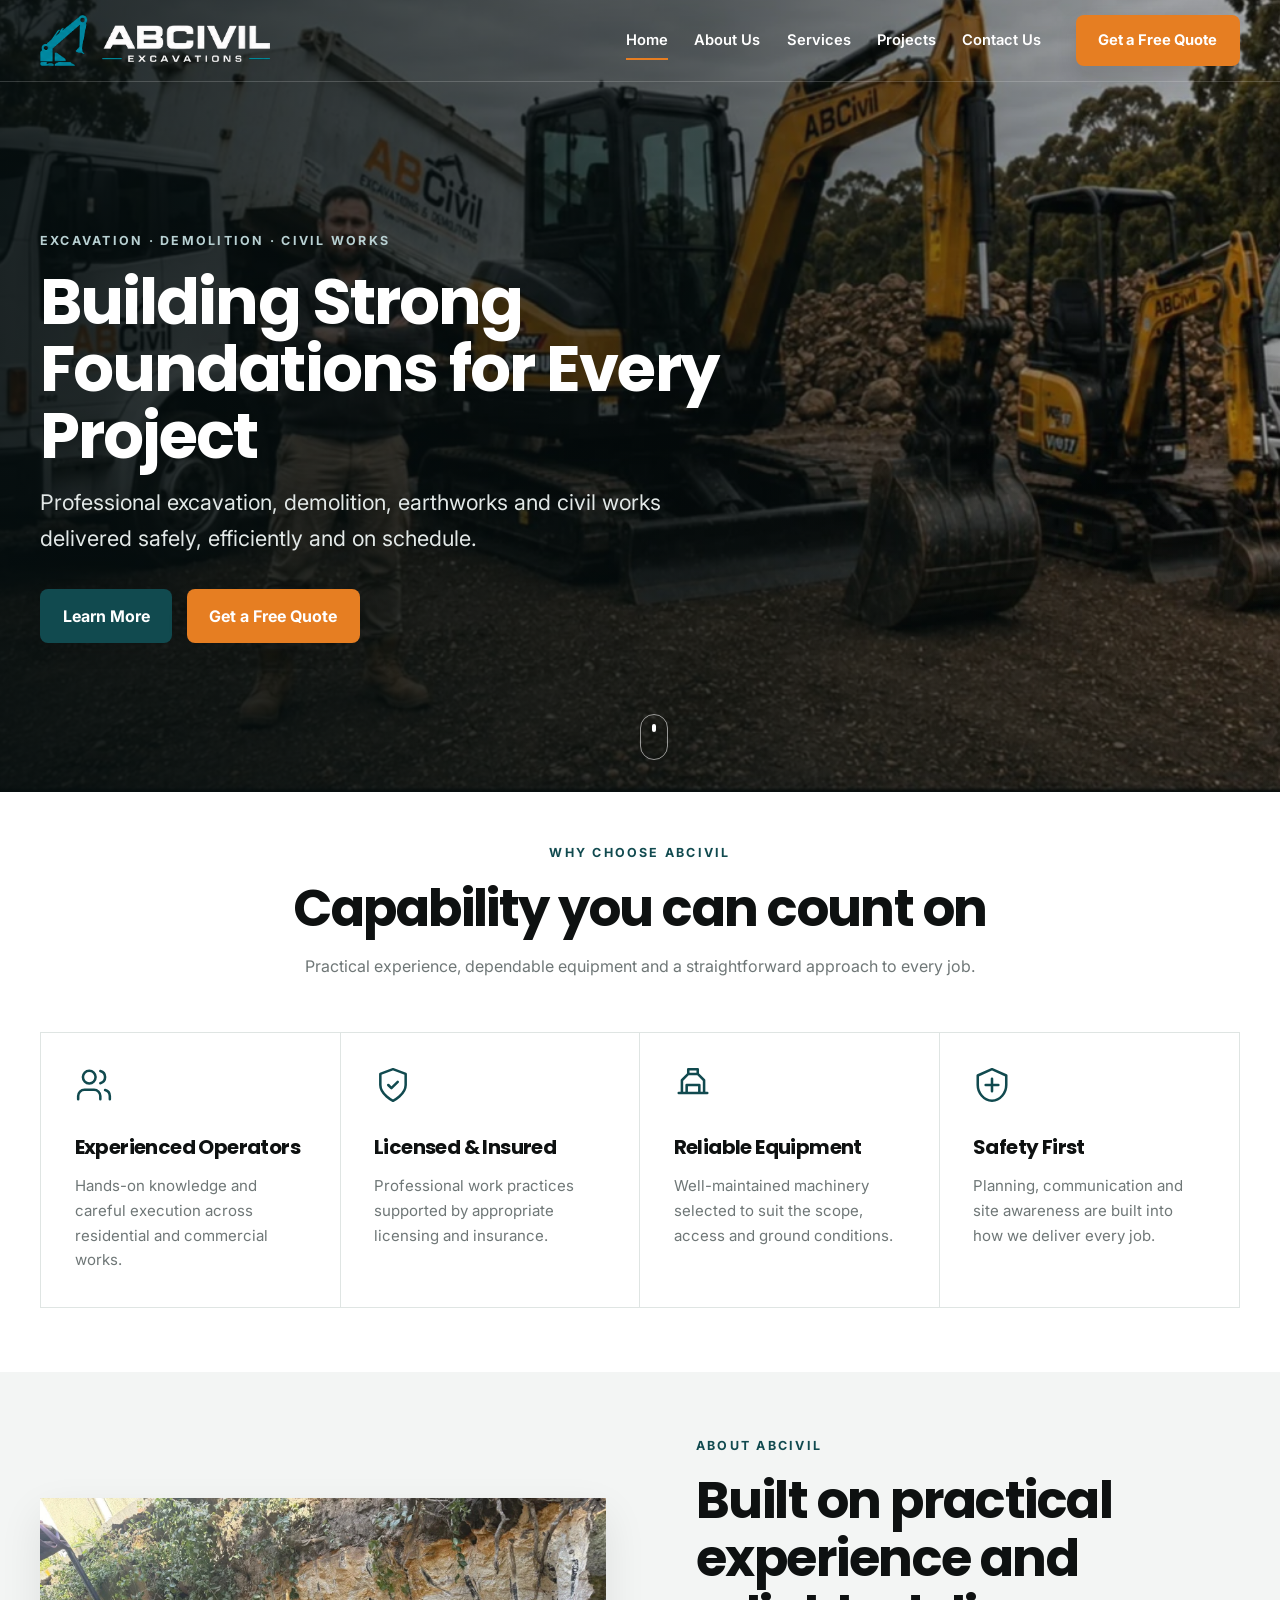
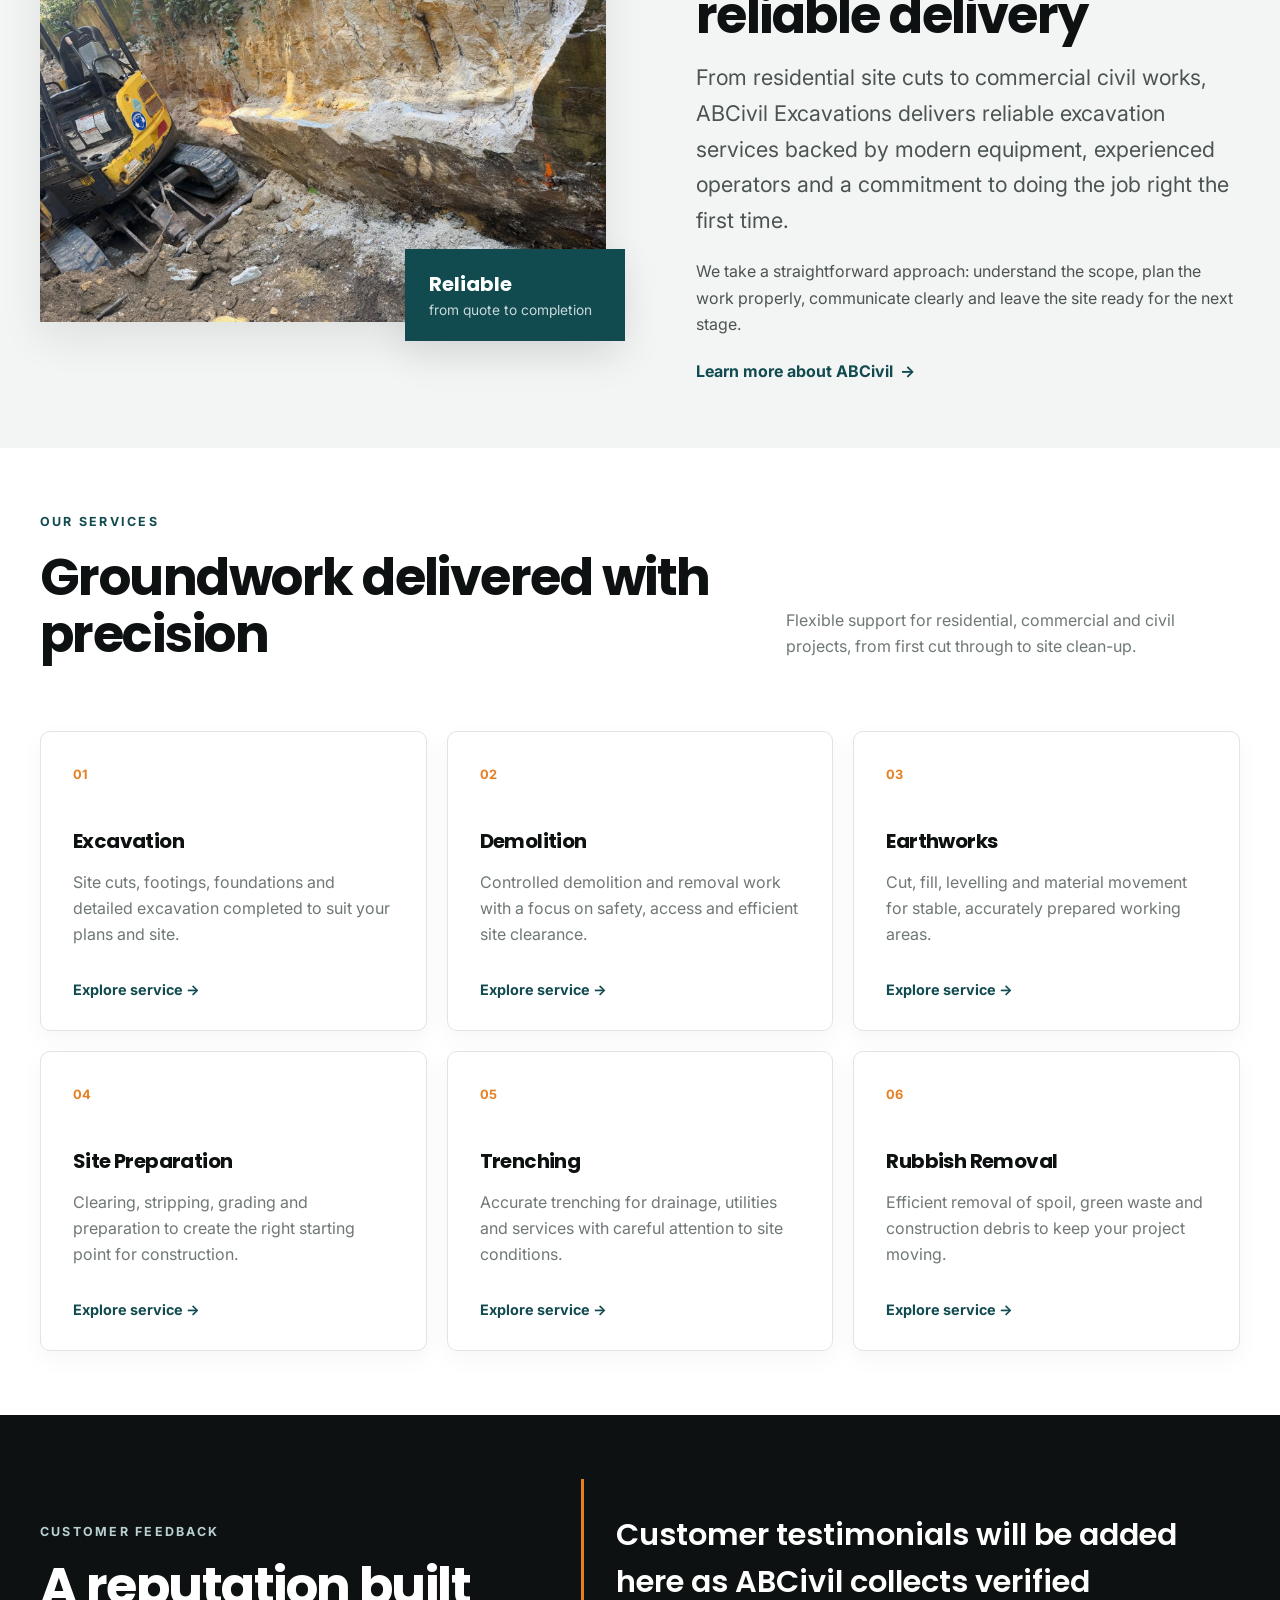
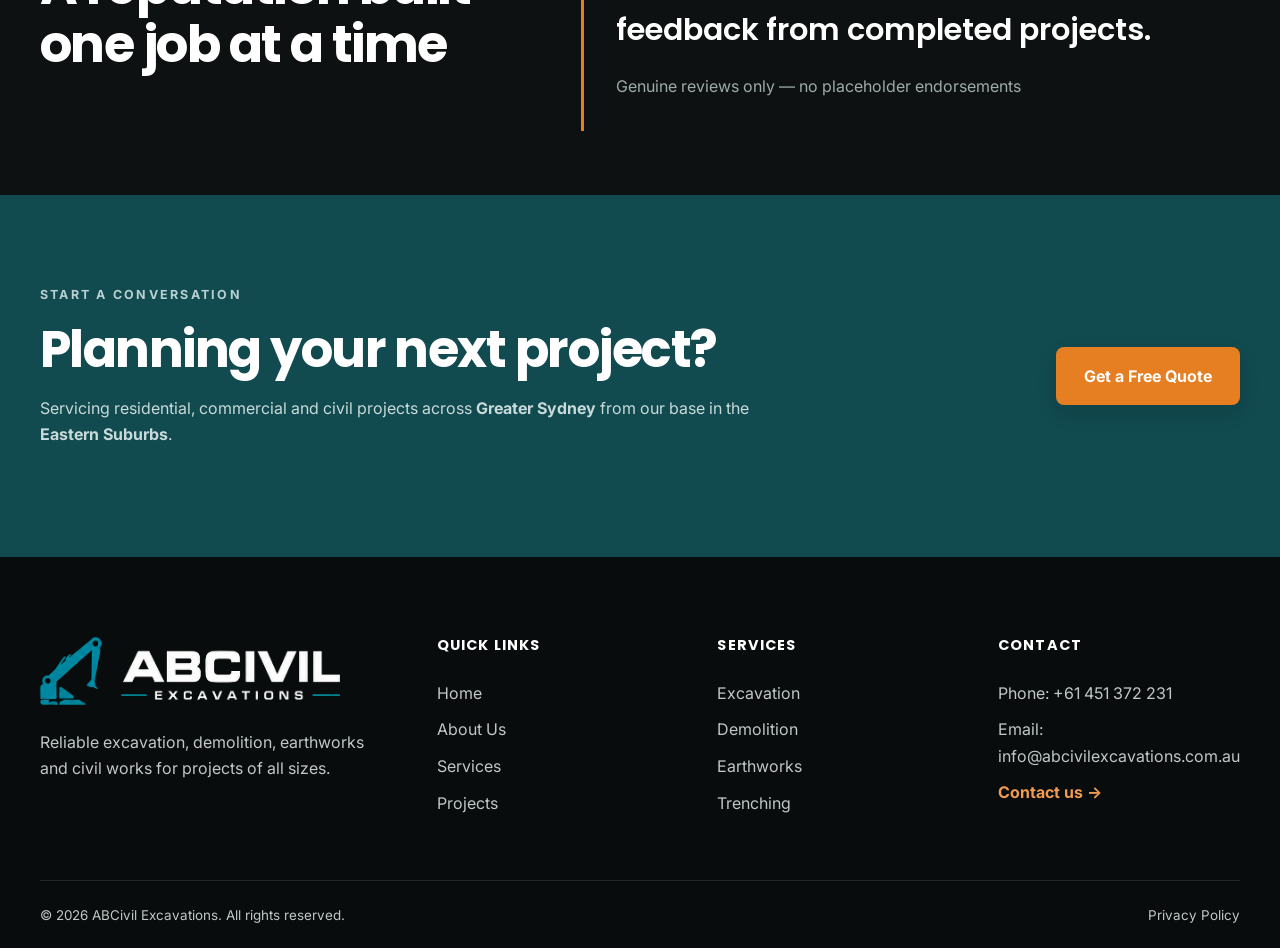
<file: index.html>
<!doctype html>
<html lang="en-AU">
<head>
  <meta charset="utf-8">
  <meta name="viewport" content="width=device-width, initial-scale=1">
  <title>ABCivil Excavations | Excavation, Demolition & Civil Works</title>
  <meta name="description" content="ABCivil Excavations provides reliable excavation, demolition, earthworks, trenching and site preparation services for residential and commercial projects.">
  <meta name="theme-color" content="#114a4f">
  <meta property="og:type" content="website">
  <meta property="og:title" content="ABCivil Excavations">
  <meta property="og:description" content="Building strong foundations for every project.">
  <meta property="og:image" content="assets/images/hero/abcivil-fleet.webp">
  <link rel="icon" href="favicon.ico" sizes="any">
  <link rel="icon" type="image/png" sizes="512x512" href="favicon.png">
  <link rel="apple-touch-icon" href="apple-touch-icon.png">
  <link rel="preconnect" href="https://fonts.googleapis.com">
  <link rel="preconnect" href="https://fonts.gstatic.com" crossorigin>
  <link href="https://fonts.googleapis.com/css2?family=Inter:wght@400;500;600&family=Poppins:wght@600;700&display=swap" rel="stylesheet">
  <link rel="stylesheet" href="assets/css/style.css">
  <script defer src="assets/js/main.js"></script>
</head>
<body>
  <a class="skip-link" href="#main-content">Skip to main content</a>

  <header class="site-header" data-header>
    <div class="container nav-wrap">
      <a class="brand" href="index.html" aria-label="ABCivil Excavations home">
        <img class="brand-logo" src="assets/logos/logo.svg" alt="ABCivil Excavations &amp; Civil Works">
      </a>

      <button class="menu-toggle" type="button" aria-expanded="false" aria-controls="primary-navigation" data-menu-toggle>
        <span class="sr-only">Open navigation</span>
        <span></span><span></span><span></span>
      </button>

      <nav class="primary-nav" id="primary-navigation" aria-label="Primary navigation" data-navigation>
        <a class="active" href="index.html">Home</a>
        <a href="about.html">About Us</a>
        <a href="services.html">Services</a>
        <a href="projects.html">Projects</a>
        <a href="contact.html">Contact Us</a>
        <a class="button button-accent nav-cta" href="contact.html">Get a Free Quote</a>
      </nav>
    </div>
  </header>

  <main id="main-content">
    <section class="hero" aria-labelledby="hero-title">
      <div class="hero-media" role="img" aria-label="ABCivil Excavations operator standing with trucks and an excavator"></div>
      <div class="hero-overlay"></div>
      <div class="container hero-content reveal is-visible">
        <p class="eyebrow light">Excavation · Demolition · Civil Works</p>
        <h1 id="hero-title">Building Strong Foundations for Every Project</h1>
        <p class="hero-lead">Professional excavation, demolition, earthworks and civil works delivered safely, efficiently and on schedule.</p>
        <div class="button-group">
          <a class="button button-primary" href="#about">Learn More</a>
          <a class="button button-accent" href="contact.html">Get a Free Quote</a>
        </div>
      </div>
      <a class="scroll-cue" href="#why-us" aria-label="Scroll to why choose us"><span></span></a>
    </section>

    <section class="section section-tight" id="why-us" aria-labelledby="why-title">
      <div class="container">
        <div class="section-heading centered reveal">
          <p class="eyebrow">Why choose ABCivil</p>
          <h2 id="why-title">Capability you can count on</h2>
          <p>Practical experience, dependable equipment and a straightforward approach to every job.</p>
        </div>

        <div class="trust-grid">
          <article class="trust-card reveal">
            <svg viewBox="0 0 24 24" aria-hidden="true"><path d="M16 21v-2a4 4 0 0 0-4-4H6a4 4 0 0 0-4 4v2M9 11a4 4 0 1 0 0-8 4 4 0 0 0 0 8ZM22 21v-2a4 4 0 0 0-3-3.87M16 3.13a4 4 0 0 1 0 7.75"/></svg>
            <h3>Experienced Operators</h3>
            <p>Hands-on knowledge and careful execution across residential and commercial works.</p>
          </article>
          <article class="trust-card reveal">
            <svg viewBox="0 0 24 24" aria-hidden="true"><path d="M12 22s8-4 8-10V5l-8-3-8 3v7c0 6 8 10 8 10Z"/><path d="m9 12 2 2 4-4"/></svg>
            <h3>Licensed &amp; Insured</h3>
            <p>Professional work practices supported by appropriate licensing and insurance.</p>
          </article>
          <article class="trust-card reveal">
            <svg viewBox="0 0 24 24" aria-hidden="true"><path d="M3 17h18M5 17V9l4-4h6l4 4v8M8 17v-5h8v5M9 5V2h6v3"/></svg>
            <h3>Reliable Equipment</h3>
            <p>Well-maintained machinery selected to suit the scope, access and ground conditions.</p>
          </article>
          <article class="trust-card reveal">
            <svg viewBox="0 0 24 24" aria-hidden="true"><path d="M12 2 3 6v6c0 5 3.8 9.7 9 10 5.2-.3 9-5 9-10V6l-9-4Z"/><path d="M8 12h8M12 8v8"/></svg>
            <h3>Safety First</h3>
            <p>Planning, communication and site awareness are built into how we deliver every job.</p>
          </article>
        </div>
      </div>
    </section>

    <section class="section about-section" id="about" aria-labelledby="about-title">
      <div class="container split-layout">
        <div class="image-frame reveal">
          <img src="assets/images/about/home2.webp" alt="Precise cut" width="1600" height="1200" loading="lazy">
          <div class="image-badge"><strong>Reliable</strong><span>from quote to completion</span></div>
        </div>
        <div class="content-panel reveal">
          <p class="eyebrow">About ABCivil</p>
          <h2 id="about-title">Built on practical experience and reliable delivery</h2>
          <p class="lead">From residential site cuts to commercial civil works, ABCivil Excavations delivers reliable excavation services backed by modern equipment, experienced operators and a commitment to doing the job right the first time.</p>
          <p>We take a straightforward approach: understand the scope, plan the work properly, communicate clearly and leave the site ready for the next stage.</p>
          <a class="text-link" href="about.html">Learn more about ABCivil <span aria-hidden="true">→</span></a>
        </div>
      </div>
    </section>

    <section class="section services-section" id="services" aria-labelledby="services-title">
      <div class="container">
        <div class="section-heading heading-row reveal">
          <div>
            <p class="eyebrow">Our services</p>
            <h2 id="services-title">Groundwork delivered with precision</h2>
          </div>
          <p>Flexible support for residential, commercial and civil projects, from first cut through to site clean-up.</p>
        </div>

        <div class="services-grid">
          <article class="service-card reveal"><span>01</span><h3>Excavation</h3><p>Site cuts, footings, foundations and detailed excavation completed to suit your plans and site.</p><a href="services.html#excavation">Explore service →</a></article>
          <article class="service-card reveal"><span>02</span><h3>Demolition</h3><p>Controlled demolition and removal work with a focus on safety, access and efficient site clearance.</p><a href="services.html#demolition">Explore service →</a></article>
          <article class="service-card reveal"><span>03</span><h3>Earthworks</h3><p>Cut, fill, levelling and material movement for stable, accurately prepared working areas.</p><a href="services.html#earthworks">Explore service →</a></article>
          <article class="service-card reveal"><span>04</span><h3>Site Preparation</h3><p>Clearing, stripping, grading and preparation to create the right starting point for construction.</p><a href="services.html#site-preparation">Explore service →</a></article>
          <article class="service-card reveal"><span>05</span><h3>Trenching</h3><p>Accurate trenching for drainage, utilities and services with careful attention to site conditions.</p><a href="services.html#trenching">Explore service →</a></article>
          <article class="service-card reveal"><span>06</span><h3>Rubbish Removal</h3><p>Efficient removal of spoil, green waste and construction debris to keep your project moving.</p><a href="services.html#rubbish-removal">Explore service →</a></article>
        </div>
      </div>
    </section>

    <section class="section testimonials-section" aria-labelledby="testimonials-title">
      <div class="container testimonial-wrap reveal">
        <div>
          <p class="eyebrow light">Customer feedback</p>
          <h2 id="testimonials-title">A reputation built one job at a time</h2>
        </div>
        <blockquote>
          <p>Customer testimonials will be added here as ABCivil collects verified feedback from completed projects.</p>
          <footer>Genuine reviews only — no placeholder endorsements</footer>
        </blockquote>
      </div>
    </section>
   
    <section class="cta-section" aria-labelledby="cta-title">
      <div class="container cta-inner reveal">
        <div>
          <p class="eyebrow light">Start a conversation</p>
          <h2>Planning your next project?</h2>

<p>
  Servicing residential, commercial and civil projects across <strong>Greater Sydney</strong>
  from our base in the <strong>Eastern Suburbs</strong>.
</p>            
        </div>
        <a class="button button-accent button-large" href="contact.html">Get a Free Quote</a>
      </div>
    </section>
  </main>

  <footer class="site-footer">
    <div class="container footer-grid">
      <div>
        <a class="brand brand-footer" href="index.html" aria-label="ABCivil Excavations home"><img class="brand-logo brand-logo-footer" src="assets/logos/logo.svg" alt="ABCivil Excavations &amp; Civil Works"></a>
        <p>Reliable excavation, demolition, earthworks and civil works for projects of all sizes.</p>
      </div>
      <div><h2>Quick links</h2><a href="index.html">Home</a><a href="about.html">About Us</a><a href="services.html">Services</a><a href="projects.html">Projects</a></div>
      <div><h2>Services</h2><a href="services.html#excavation">Excavation</a><a href="services.html#demolition">Demolition</a><a href="services.html#earthworks">Earthworks</a><a href="services.html#trenching">Trenching</a></div>
      <div><h2>Contact</h2><p>Phone: <a href="tel:+61451372231">+61 451 372 231</a></p><p>Email: <a href="mailto:info@abcivilexcavations.com.au">info@abcivilexcavations.com.au</a></p><a class="text-link footer-link" href="contact.html">Contact us →</a></div>
    </div>
    <div class="container footer-bottom"><p>© <span data-year></span> ABCivil Excavations. All rights reserved.</p><a href="#">Privacy Policy</a></div>
  </footer>
</body>
</html>
</file>
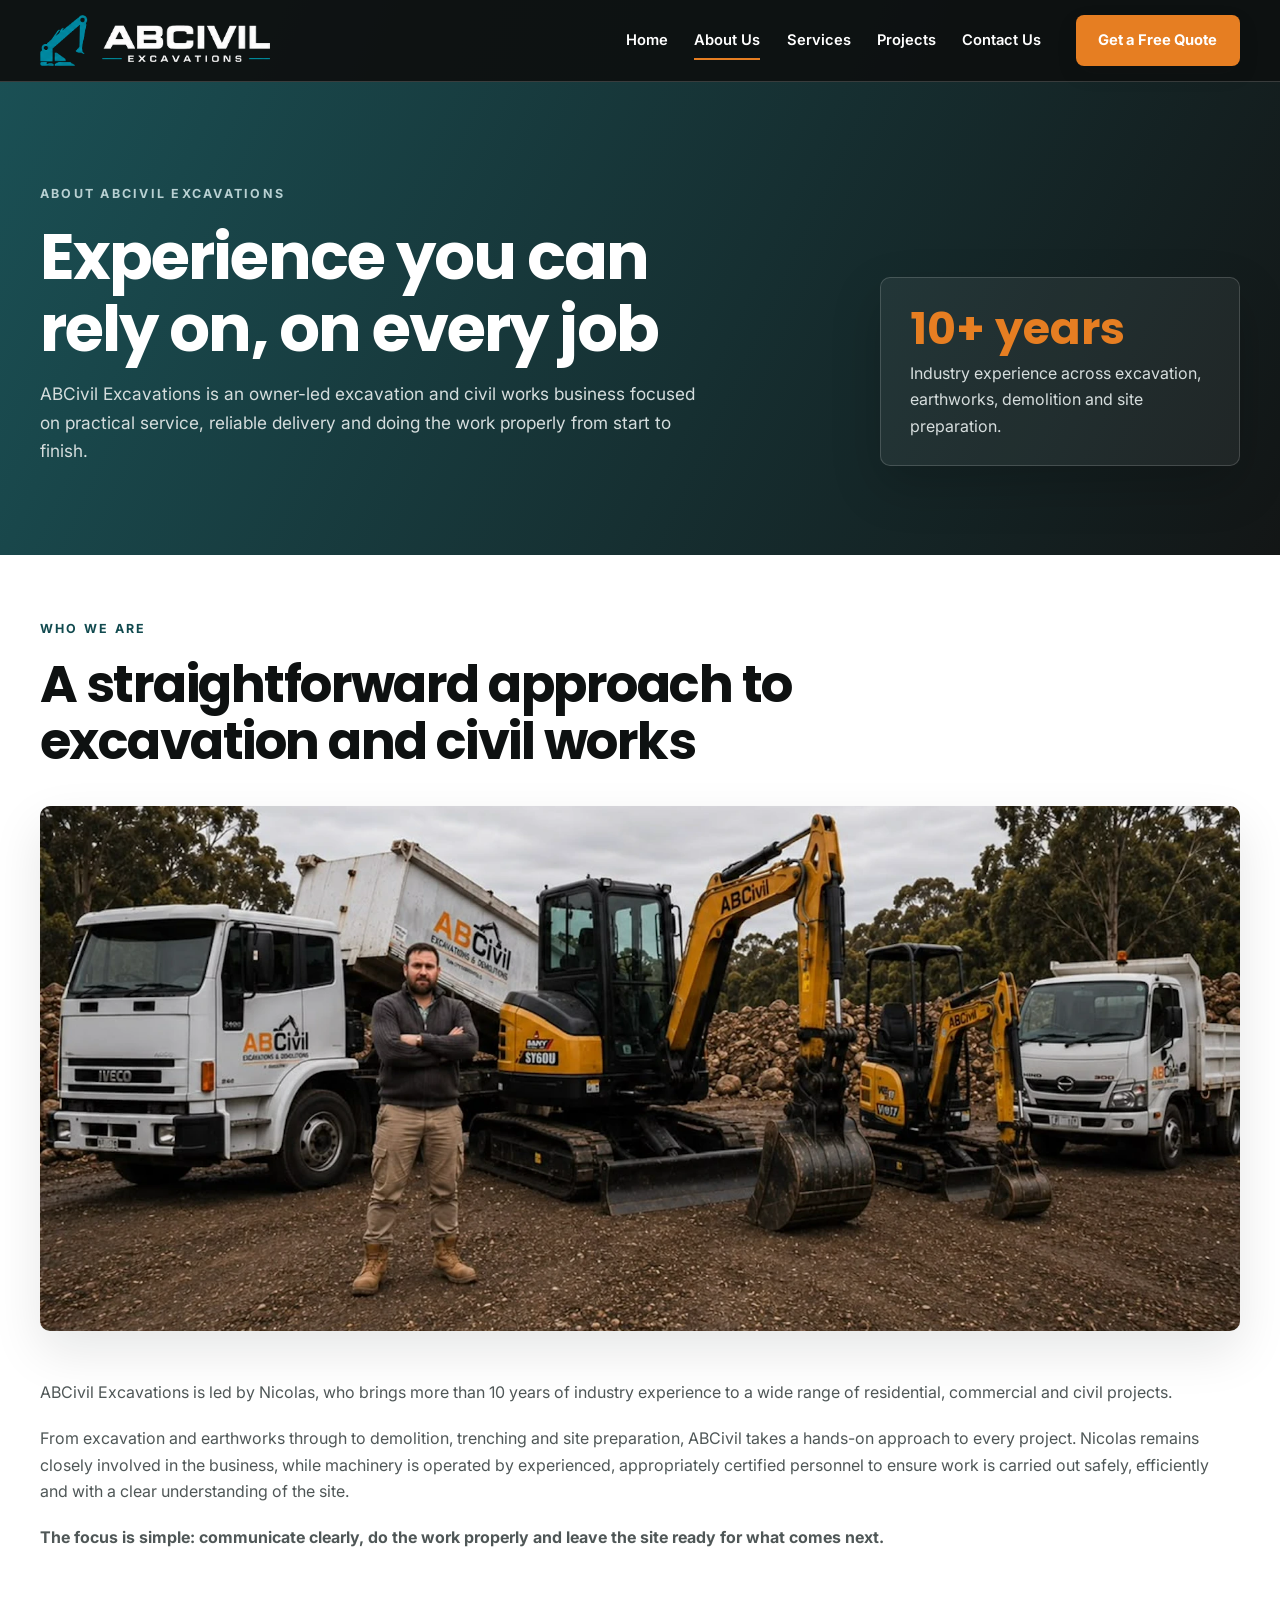
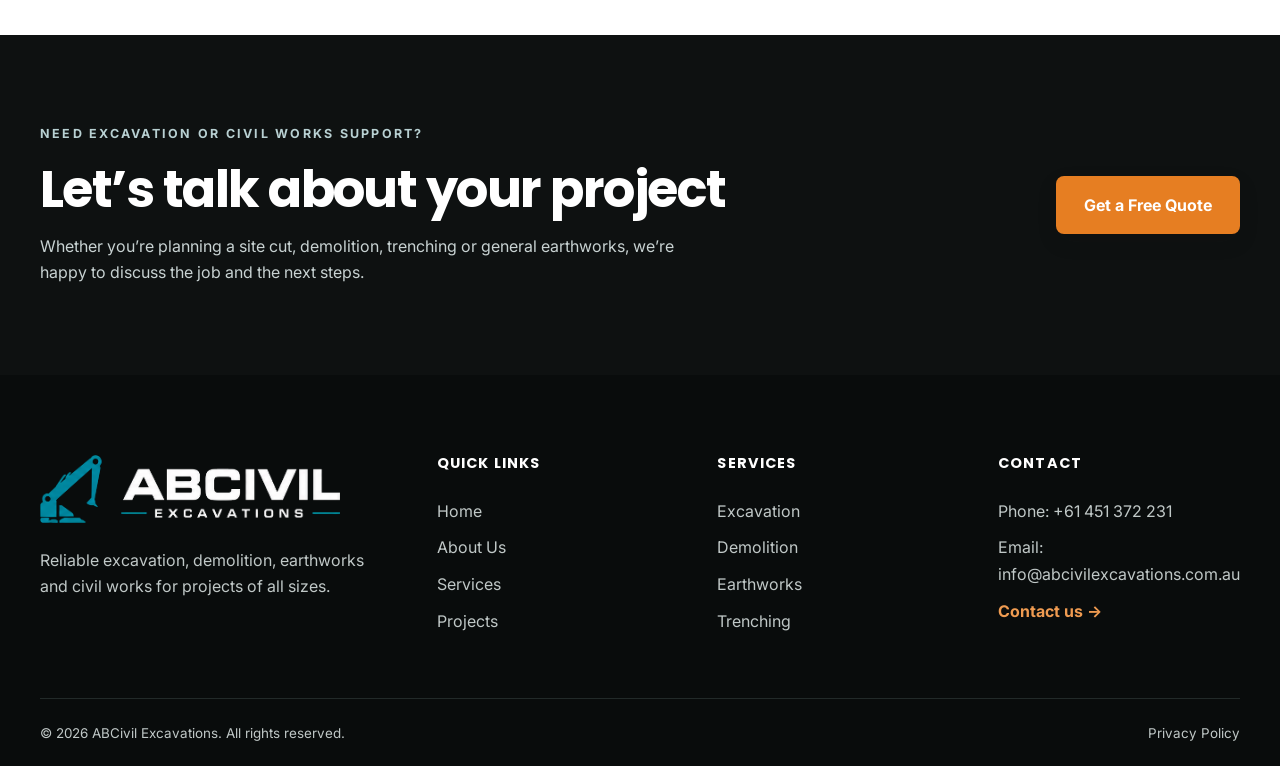
<file: about.html>
<!doctype html>
<html lang="en-AU">
<head>
  <meta charset="utf-8">
  <meta name="viewport" content="width=device-width, initial-scale=1">
  <title>About Us | ABCivil Excavations</title>
  <meta name="description" content="Learn more about ABCivil Excavations, a practical owner-led excavation and civil works business backed by more than 10 years of industry experience.">
  <meta name="theme-color" content="#114a4f">
  <meta property="og:type" content="website">
  <meta property="og:title" content="About Us | ABCivil Excavations">
  <meta property="og:description" content="Owner-led excavation and civil works backed by more than 10 years of industry experience.">
  <meta property="og:image" content="assets/images/about/about-nicolas-machinery.webp">
  <link rel="preconnect" href="https://fonts.googleapis.com">
  <link rel="preconnect" href="https://fonts.gstatic.com" crossorigin>
  <link href="https://fonts.googleapis.com/css2?family=Inter:wght@400;500;600&family=Poppins:wght@600;700&display=swap" rel="stylesheet">
  <link rel="stylesheet" href="assets/css/style.css">
  <link rel="stylesheet" href="assets/css/about.css">
  <script defer src="assets/js/main.js"></script>
</head>
<body class="about-page">
  <a class="skip-link" href="#main-content">Skip to main content</a>

  <header class="site-header" data-header>
    <div class="container nav-wrap">
      <a class="brand" href="index.html" aria-label="ABCivil Excavations home">
        <img class="brand-logo" src="assets/logos/logo.svg" alt="ABCivil Excavations">
      </a>

      <button class="menu-toggle" type="button" aria-expanded="false" aria-controls="primary-navigation" data-menu-toggle>
        <span class="sr-only">Open navigation</span>
        <span></span><span></span><span></span>
      </button>

      <nav class="primary-nav" id="primary-navigation" aria-label="Primary navigation" data-navigation>
        <a href="index.html">Home</a>
        <a class="active" href="about.html">About Us</a>
        <a href="services.html">Services</a>
        <a href="projects.html">Projects</a>
        <a href="contact.html">Contact Us</a>
        <a class="button button-accent nav-cta" href="contact.html">Get a Free Quote</a>
      </nav>
    </div>
  </header>

  <main id="main-content">
    <section class="about-hero">
      <div class="container about-hero-grid">
        <div class="about-hero-copy reveal is-visible">
          <p class="eyebrow light">About ABCivil Excavations</p>
          <h1>Experience you can rely on, on every job</h1>
          <p>ABCivil Excavations is an owner-led excavation and civil works business focused on practical service, reliable delivery and doing the work properly from start to finish.</p>
        </div>

        <div class="about-hero-badge reveal is-visible">
          <span>10+ years</span>
          <p>Industry experience across excavation, earthworks, demolition and site preparation.</p>
        </div>
      </div>
    </section>

    <section class="section about-story" aria-labelledby="about-story-title">
      <div class="container">
        <div class="about-story-heading reveal">
          <p class="eyebrow">Who we are</p>
          <h2 id="about-story-title">A straightforward approach to excavation and civil works</h2>
        </div>

        <div class="about-story-media reveal">
          <img src="assets/images/about/about-nicolas-machinery.webp" alt="Nicolas standing with ABCivil Excavations machinery">
        </div>

        <div class="about-story-copy reveal">
          <p>ABCivil Excavations is led by Nicolas, who brings more than 10 years of industry experience to a wide range of residential, commercial and civil projects.</p>
          <p>From excavation and earthworks through to demolition, trenching and site preparation, ABCivil takes a hands-on approach to every project. Nicolas remains closely involved in the business, while machinery is operated by experienced, appropriately certified personnel to ensure work is carried out safely, efficiently and with a clear understanding of the site.</p>
          <p><strong>The focus is simple: communicate clearly, do the work properly and leave the site ready for what comes next.</strong></p>
        </div>
      </div>
    </section>

    <section class="about-cta" aria-labelledby="about-cta-title">
      <div class="container about-cta-inner reveal">
        <div>
          <p class="eyebrow light">Need excavation or civil works support?</p>
          <h2 id="about-cta-title">Let’s talk about your project</h2>
          <p>Whether you’re planning a site cut, demolition, trenching or general earthworks, we’re happy to discuss the job and the next steps.</p>
        </div>
        <a class="button button-accent button-large" href="contact.html">Get a Free Quote</a>
      </div>
    </section>
  </main>

  <footer class="site-footer">
    <div class="container footer-grid">
      <div>
        <a class="brand brand-footer" href="index.html" aria-label="ABCivil Excavations home">
          <img class="brand-logo brand-logo-footer" src="assets/logos/logo.svg" alt="ABCivil Excavations">
        </a>
        <p>Reliable excavation, demolition, earthworks and civil works for projects of all sizes.</p>
      </div>
      <div>
        <h2>Quick links</h2>
        <a href="index.html">Home</a>
        <a href="about.html">About Us</a>
        <a href="services.html">Services</a>
        <a href="projects.html">Projects</a>
      </div>
      <div>
        <h2>Services</h2>
        <a href="services.html#excavation">Excavation</a>
        <a href="services.html#demolition">Demolition</a>
        <a href="services.html#earthworks">Earthworks</a>
        <a href="services.html#trenching">Trenching</a>
      </div>
      <div>
        <h2>Contact</h2>
        <p>Phone: <a href="tel:+61451372231">+61 451 372 231</a></p>
        <p>Email: <a href="mailto:info@abcivilexcavations.com.au">info@abcivilexcavations.com.au</a></p>
        <a class="text-link footer-link" href="contact.html">Contact us →</a>
      </div>
    </div>
    <div class="container footer-bottom">
      <p>© <span data-year></span> ABCivil Excavations. All rights reserved.</p>
      <a href="#">Privacy Policy</a>
    </div>
  </footer>
</body>
</html>
</file>
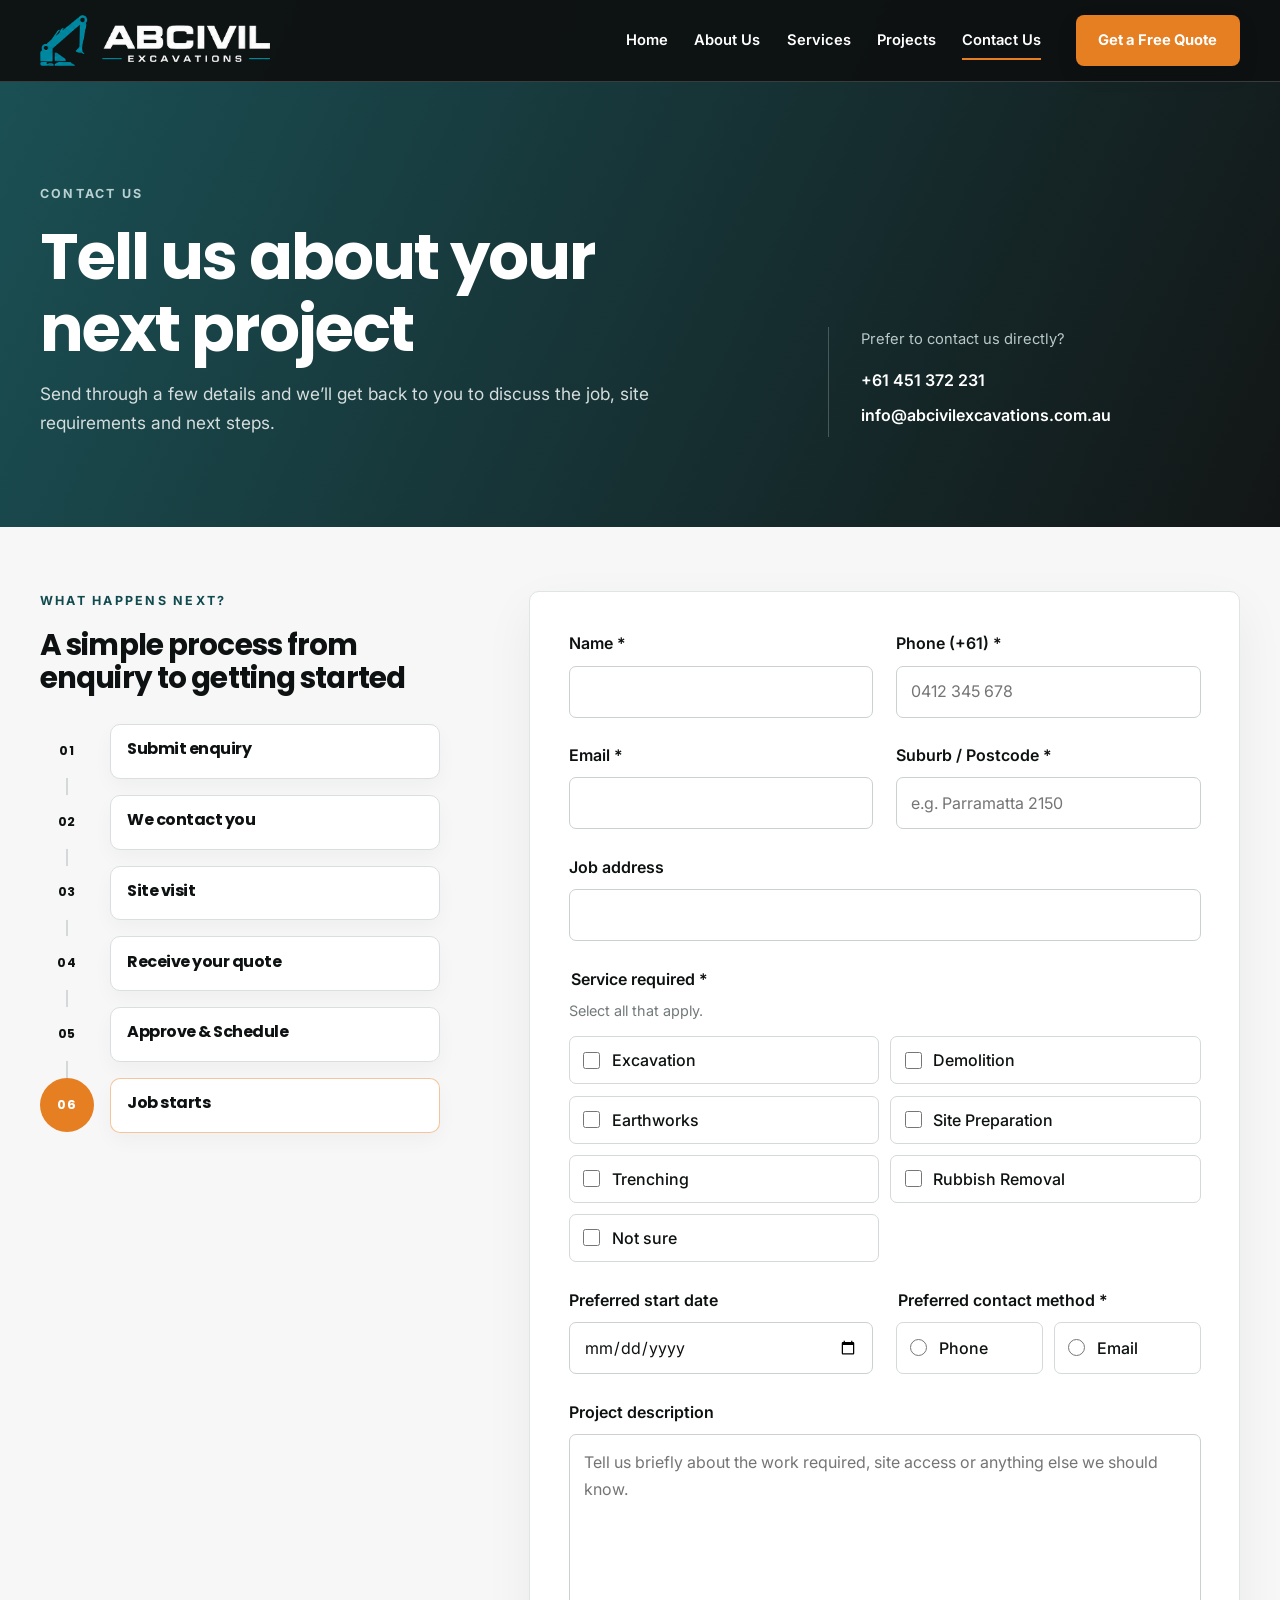
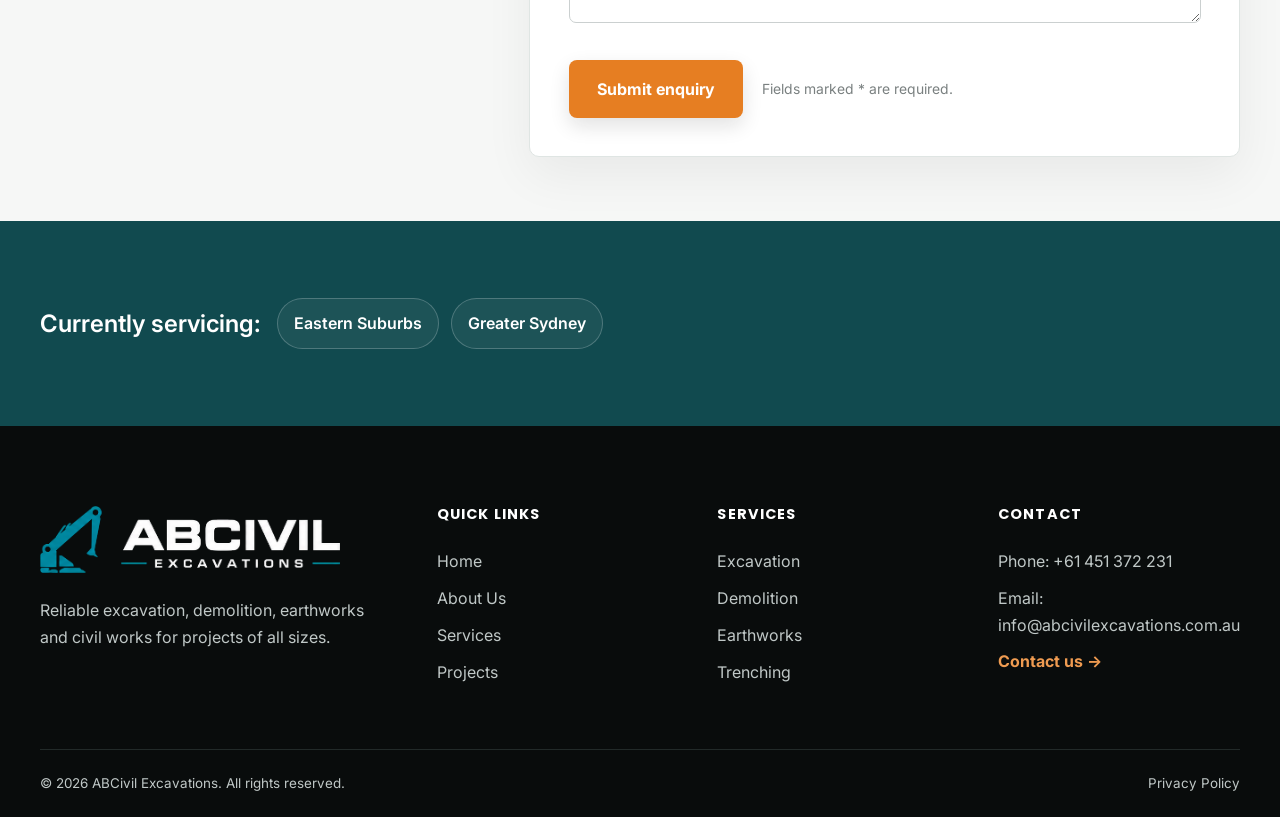
<file: contact.html>
<!doctype html>
<html lang="en-AU">
<head>
  <meta charset="utf-8">
  <meta name="viewport" content="width=device-width, initial-scale=1">
  <title>Contact Us | ABCivil Excavations</title>
  <meta name="description" content="Request a free quote from ABCivil Excavations for excavation, demolition, earthworks, site preparation, trenching or rubbish removal.">
  <meta name="theme-color" content="#114a4f">
  <link rel="preconnect" href="https://fonts.googleapis.com">
  <link rel="preconnect" href="https://fonts.gstatic.com" crossorigin>
  <link href="https://fonts.googleapis.com/css2?family=Inter:wght@400;500;600&family=Poppins:wght@600;700&display=swap" rel="stylesheet">
  <link rel="stylesheet" href="assets/css/style.css">
  <link rel="stylesheet" href="assets/css/contact.css">
  <script defer src="assets/js/main.js"></script>
  <script defer src="assets/js/contact.js"></script>
</head>
<body class="contact-page">
  <a class="skip-link" href="#main-content">Skip to main content</a>

  <header class="site-header" data-header>
    <div class="container nav-wrap">
      <a class="brand" href="index.html" aria-label="ABCivil Excavations home">
        <img class="brand-logo" src="assets/logos/logo.svg" alt="ABCivil Excavations">
      </a>

      <button class="menu-toggle" type="button" aria-expanded="false" aria-controls="primary-navigation" data-menu-toggle>
        <span class="sr-only">Open navigation</span>
        <span></span><span></span><span></span>
      </button>

      <nav class="primary-nav" id="primary-navigation" aria-label="Primary navigation" data-navigation>
        <a href="index.html">Home</a>
        <a href="about.html">About Us</a>
        <a href="services.html">Services</a>
        <a href="projects.html">Projects</a>
        <a class="active" href="contact.html">Contact Us</a>
        <a class="button button-accent nav-cta" href="contact.html">Get a Free Quote</a>
      </nav>
    </div>
  </header>

  <main id="main-content">
    <section class="contact-hero">
      <div class="container contact-hero-grid">
        <div class="contact-hero-copy reveal is-visible">
          <p class="eyebrow light">Contact us</p>
          <h1>Tell us about your next project</h1>
          <p>Send through a few details and we’ll get back to you to discuss the job, site requirements and next steps.</p>
        </div>

        <div class="contact-quick reveal is-visible" aria-label="Contact details">
          <p class="contact-quick-label">Prefer to contact us directly?</p>
          <a href="tel:+61451372231">+61 451 372 231</a>
          <a href="mailto:info@abcivilexcavations.com.au">info@abcivilexcavations.com.au</a>
        </div>
      </div>
    </section>

    <section class="section contact-main" aria-labelledby="quote-form-title">
      <div class="container contact-layout">

<aside class="contact-process reveal">
  <div class="process-heading">
    <p class="eyebrow">What happens next?</p>
    <h2>A simple process from enquiry to getting started</h2>
  </div>

  <ol class="process-timeline">
    <li class="process-step">
      <div class="process-marker">01</div>
      <div class="process-card">
        <h3>Submit enquiry</h3>
      </div>
    </li>

    <li class="process-step">
      <div class="process-marker">02</div>
      <div class="process-card">
        <h3>We contact you</h3>
      </div>
    </li>

    <li class="process-step">
      <div class="process-marker">03</div>
      <div class="process-card">
        <h3>Site visit</h3>
      </div>
    </li>

    <li class="process-step">
      <div class="process-marker">04</div>
      <div class="process-card">
        <h3>Receive your quote</h3>
      </div>
    </li>

    <li class="process-step">
      <div class="process-marker">05</div>
      <div class="process-card">
        <h3>Approve &amp; Schedule</h3>
      </div>
    </li>

    <li class="process-step process-step-final">
      <div class="process-marker">06</div>
      <div class="process-card">
        <h3>Job starts</h3>
      </div>
    </li>
        
  </ol>
</aside>
        
        <div class="quote-form-wrap reveal">
          <!-- Replace YOUR_FORM_ID with the ID supplied by Formspree before publishing the form. -->
          <form class="quote-form" action="https://formspree.io/f/mgawoykq" method="POST" data-quote-form novalidate>
            <input type="hidden" name="_subject" value="New ABCivil Excavations quote request">

            <div class="form-row form-row-two">
              <div class="form-field">
                <label for="name">Name <span aria-hidden="true">*</span></label>
                <input id="name" name="name" type="text" autocomplete="name" required>
              </div>

              <div class="form-field">
                <label for="phone">Phone (+61) <span aria-hidden="true">*</span></label>
                <input id="phone" name="phone" type="tel" inputmode="tel" autocomplete="tel"
                       placeholder="0412 345 678" required>
              </div>
            </div>

            <div class="form-row form-row-two">
              <div class="form-field">
                <label for="email">Email <span aria-hidden="true">*</span></label>
                <input id="email" name="email" type="email" autocomplete="email" required>
              </div>

              <div class="form-field">
                <label for="suburb-postcode">Suburb / Postcode <span aria-hidden="true">*</span></label>
                <input id="suburb-postcode" name="suburb_postcode" type="text"
                       autocomplete="postal-code" placeholder="e.g. Parramatta 2150" required>
              </div>
            </div>

            <div class="form-field">
              <label for="job-address">Job address</label>
              <input id="job-address" name="job_address" type="text" autocomplete="street-address">
            </div>

            <fieldset class="form-field choice-group" data-service-group>
              <legend>Service required <span aria-hidden="true">*</span></legend>
              <p class="field-help">Select all that apply.</p>

              <div class="checkbox-grid">
                <label class="choice-card">
                  <input type="checkbox" name="service[]" value="Excavation">
                  <span>Excavation</span>
                </label>
                <label class="choice-card">
                  <input type="checkbox" name="service[]" value="Demolition">
                  <span>Demolition</span>
                </label>
                <label class="choice-card">
                  <input type="checkbox" name="service[]" value="Earthworks">
                  <span>Earthworks</span>
                </label>
                <label class="choice-card">
                  <input type="checkbox" name="service[]" value="Site Preparation">
                  <span>Site Preparation</span>
                </label>
                <label class="choice-card">
                  <input type="checkbox" name="service[]" value="Trenching">
                  <span>Trenching</span>
                </label>
                <label class="choice-card">
                  <input type="checkbox" name="service[]" value="Rubbish Removal">
                  <span>Rubbish Removal</span>
                </label>
                <label class="choice-card">
                  <input type="checkbox" name="service[]" value="Not sure">
                  <span>Not sure</span>
                </label>
              </div>

              <p class="field-error" data-service-error hidden>Please select at least one service.</p>
            </fieldset>

            <div class="form-row form-row-two">
              <div class="form-field">
                <label for="preferred-date">Preferred start date</label>
                <input id="preferred-date" name="preferred_start_date" type="date">
              </div>

              <fieldset class="form-field contact-preference">
                <legend>Preferred contact method <span aria-hidden="true">*</span></legend>
                <div class="radio-row">
                  <label class="choice-card choice-card-radio">
                    <input type="radio" name="preferred_contact" value="Phone" required>
                    <span>Phone</span>
                  </label>
                  <label class="choice-card choice-card-radio">
                    <input type="radio" name="preferred_contact" value="Email" required>
                    <span>Email</span>
                  </label>
                </div>
              </fieldset>
            </div>

            <div class="form-field">
              <label for="description">Project description</label>
              <textarea id="description" name="project_description" rows="6"
                        placeholder="Tell us briefly about the work required, site access or anything else we should know."></textarea>
            </div>

            <!-- Honeypot field: real users should never complete this. -->
            <div class="form-honeypot" aria-hidden="true">
              <label for="company-website">Company website</label>
              <input id="company-website" type="text" name="_gotcha" tabindex="-1" autocomplete="off">
            </div>

            <div class="form-submit">
              <button class="button button-accent button-large" type="submit">Submit enquiry</button>
              <p>Fields marked * are required.</p>
            </div>
          </form>
        </div>
      </div>
    </section>

   
  </main>


  <section class="service-areas" aria-label="Service areas">
  <div class="container service-areas-inner reveal">

    <div class="service-area-row">
      <span class="service-area-label">Currently servicing:</span>

      <div class="service-area-tags" aria-label="ABCivil Excavations service areas">
        <span>Eastern Suburbs</span>
        <span>Greater Sydney</span>
      </div>
    </div>

  </div>
</section>

  
  <footer class="site-footer">
    <div class="container footer-grid">
      <div>
        <a class="brand brand-footer" href="index.html" aria-label="ABCivil Excavations home">
          <img class="brand-logo brand-logo-footer" src="assets/logos/logo.svg" alt="ABCivil Excavations">
        </a>
        <p>Reliable excavation, demolition, earthworks and civil works for projects of all sizes.</p>
      </div>
      <div>
        <h2>Quick links</h2>
        <a href="index.html">Home</a>
        <a href="about.html">About Us</a>
        <a href="services.html">Services</a>
        <a href="projects.html">Projects</a>
      </div>
      <div>
        <h2>Services</h2>
        <a href="services.html#excavation">Excavation</a>
        <a href="services.html#demolition">Demolition</a>
        <a href="services.html#earthworks">Earthworks</a>
        <a href="services.html#trenching">Trenching</a>
      </div>
      <div>
        <h2>Contact</h2>
        <p>Phone: <a href="tel:+61451372231">+61 451 372 231</a></p>
        <p>Email: <a href="mailto:info@abcivilexcavations.com.au">info@abcivilexcavations.com.au</a></p>
        <a class="text-link footer-link" href="contact.html">Contact us →</a>
      </div>
    </div>
    <div class="container footer-bottom">
      <p>© <span data-year></span> ABCivil Excavations. All rights reserved.</p>
      <a href="#">Privacy Policy</a>
    </div>
  </footer>
</body>
</html>
</file>
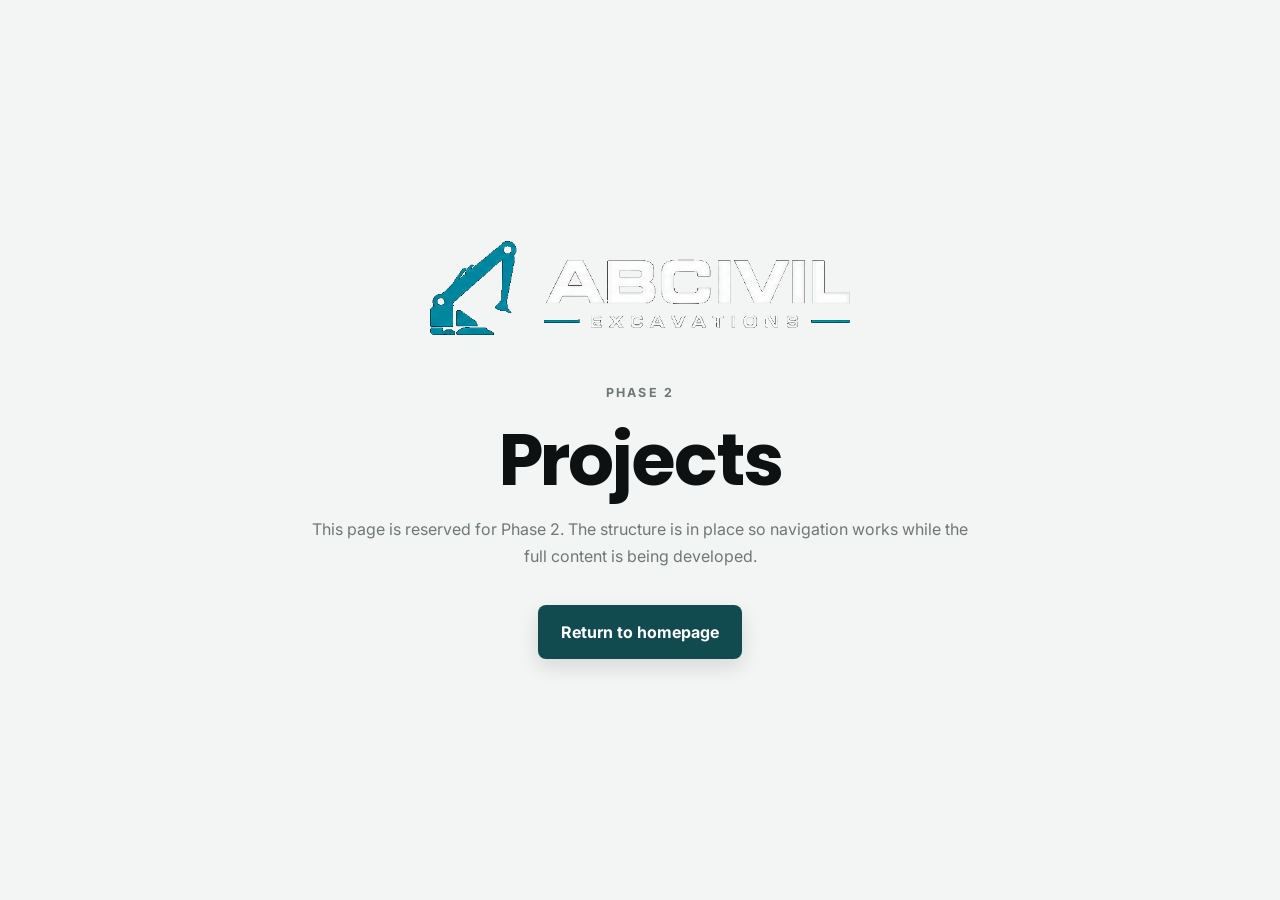
<file: projects.html>
<!doctype html><html lang="en-AU"><head><meta charset="utf-8"><meta name="viewport" content="width=device-width,initial-scale=1"><title>Projects | ABCivil Excavations</title><meta name="robots" content="noindex"><link rel="icon" href="favicon.ico" sizes="any"><link rel="icon" type="image/png" sizes="512x512" href="favicon.png"><link rel="apple-touch-icon" href="apple-touch-icon.png"><link rel="preconnect" href="https://fonts.googleapis.com"><link rel="preconnect" href="https://fonts.gstatic.com" crossorigin><link href="https://fonts.googleapis.com/css2?family=Inter:wght@400;500;600&family=Poppins:wght@600;700&display=swap" rel="stylesheet"><link rel="stylesheet" href="assets/css/style.css"><style>.phase-page{min-height:100vh;display:grid;place-items:center;padding:7rem 1.5rem;background:#f3f5f4;text-align:center}.phase-page div{max-width:680px}.phase-page .brand{justify-content:center;color:#0e1111;margin-bottom:3rem}.phase-page .brand-copy small{color:#6f7777}.phase-page p{color:#6f7777}.phase-page .button{margin-top:1rem}</style></head><body><main class="phase-page"><div><a class="brand" href="index.html" aria-label="ABCivil Excavations home"><img class="brand-logo phase-logo" src="assets/logos/logo.svg" alt="ABCivil Excavations &amp; Civil Works"></a><p class="eyebrow">Phase 2</p><h1 style="font-size:clamp(2.5rem,7vw,4.5rem)">Projects</h1><p>This page is reserved for Phase 2. The structure is in place so navigation works while the full content is being developed.</p><a class="button button-primary" href="index.html">Return to homepage</a></div></main></body></html>
</file>
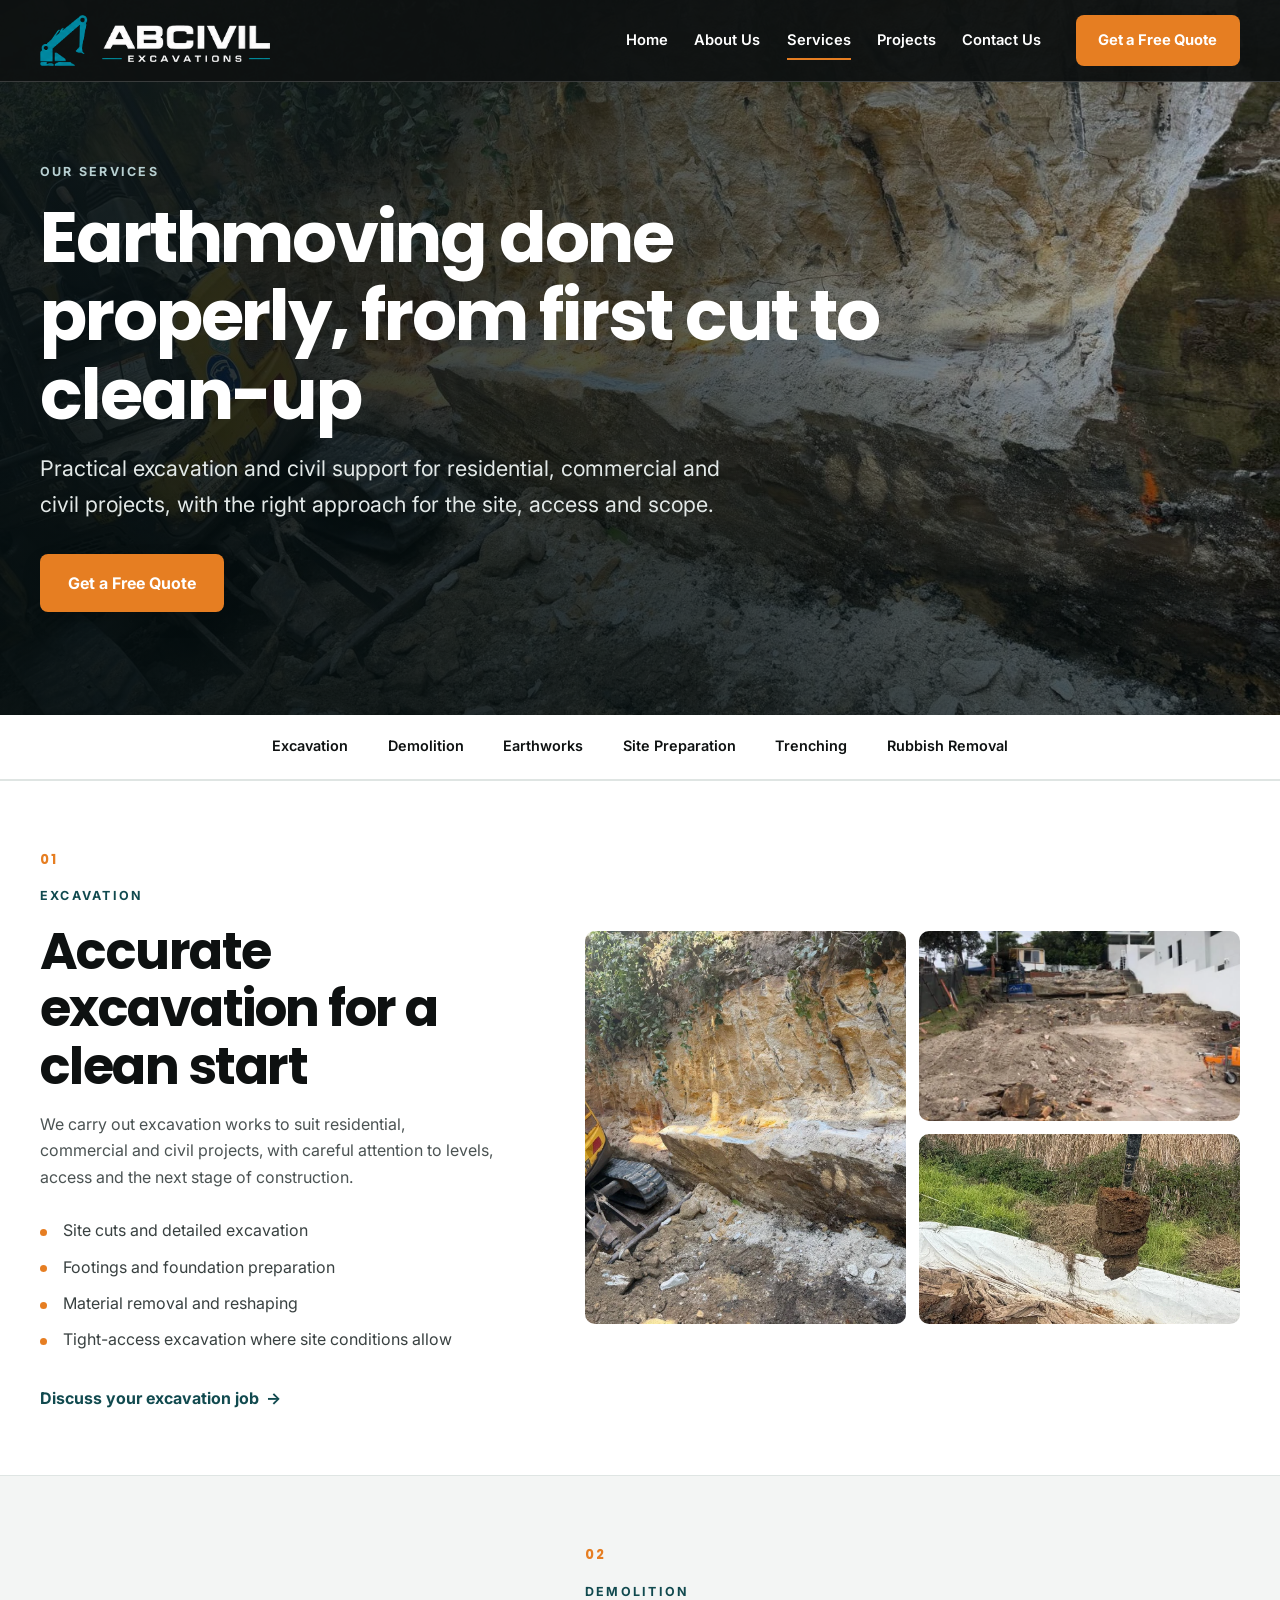
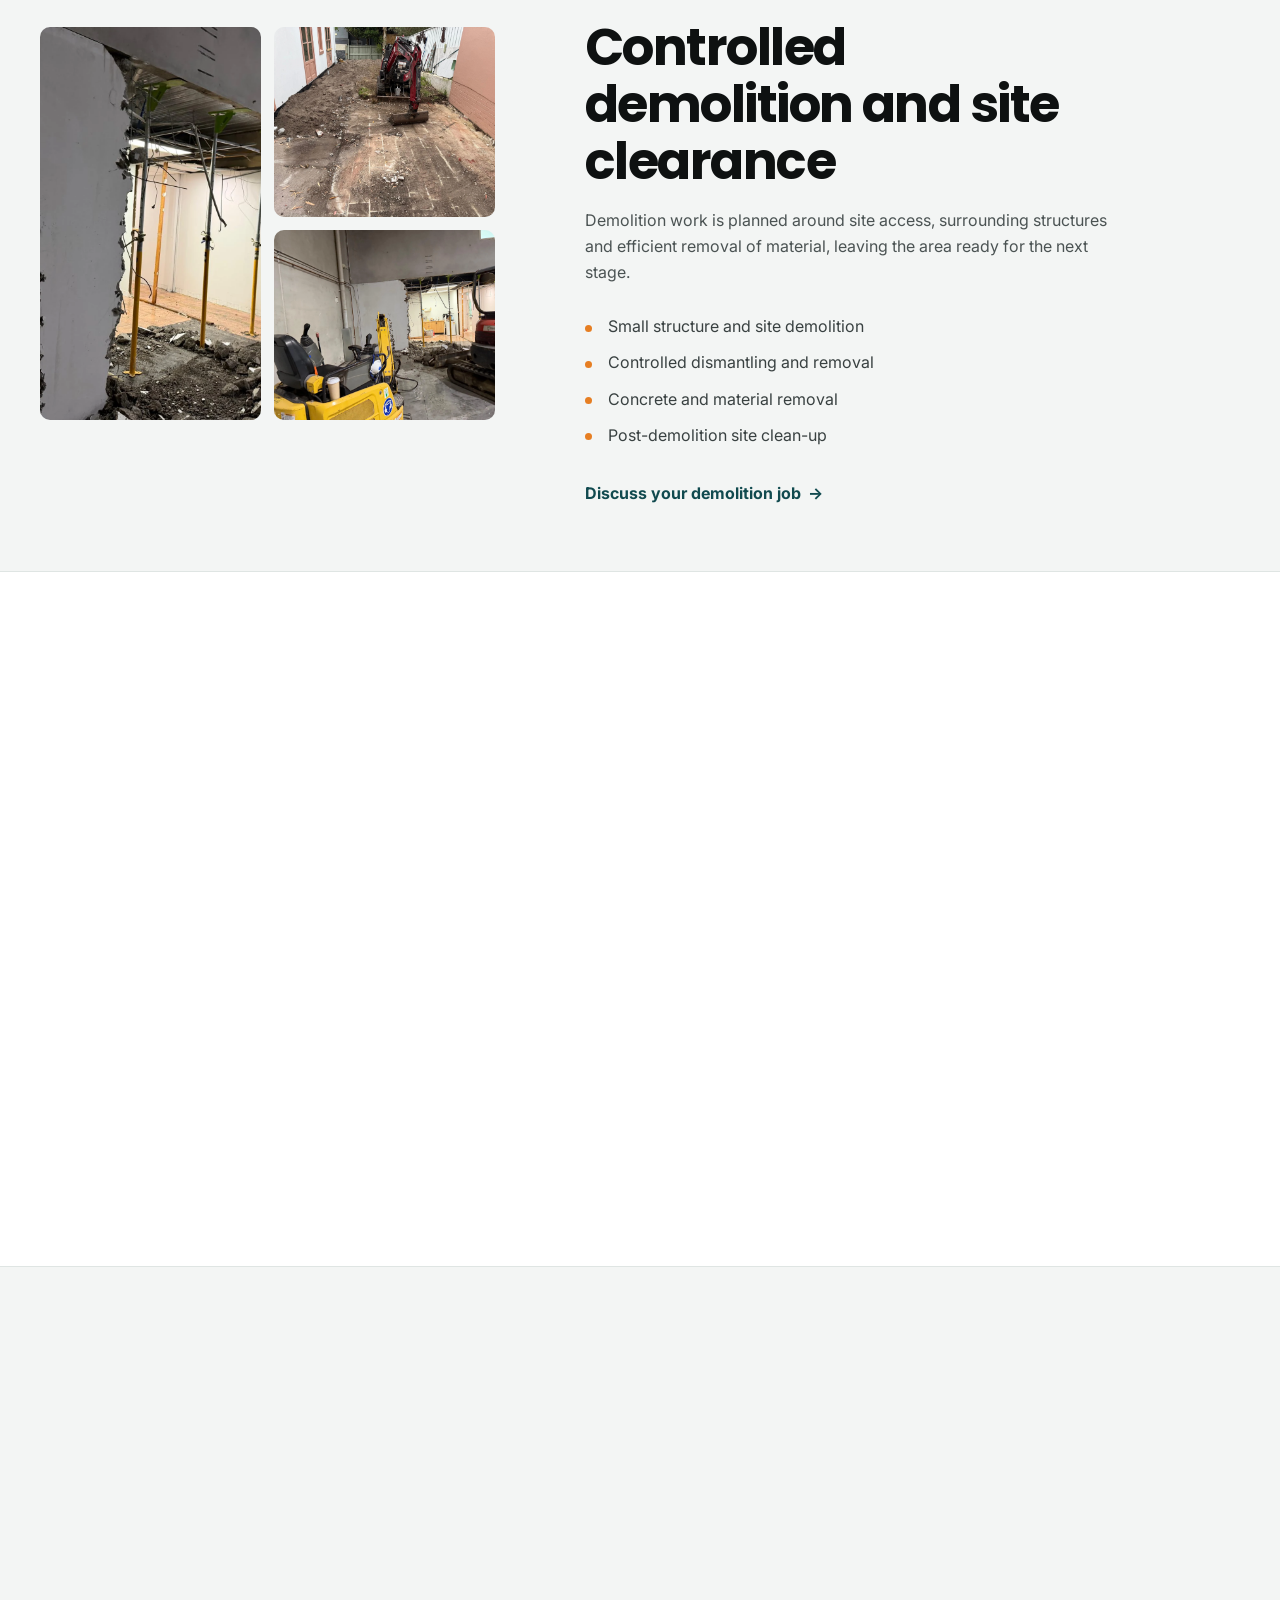
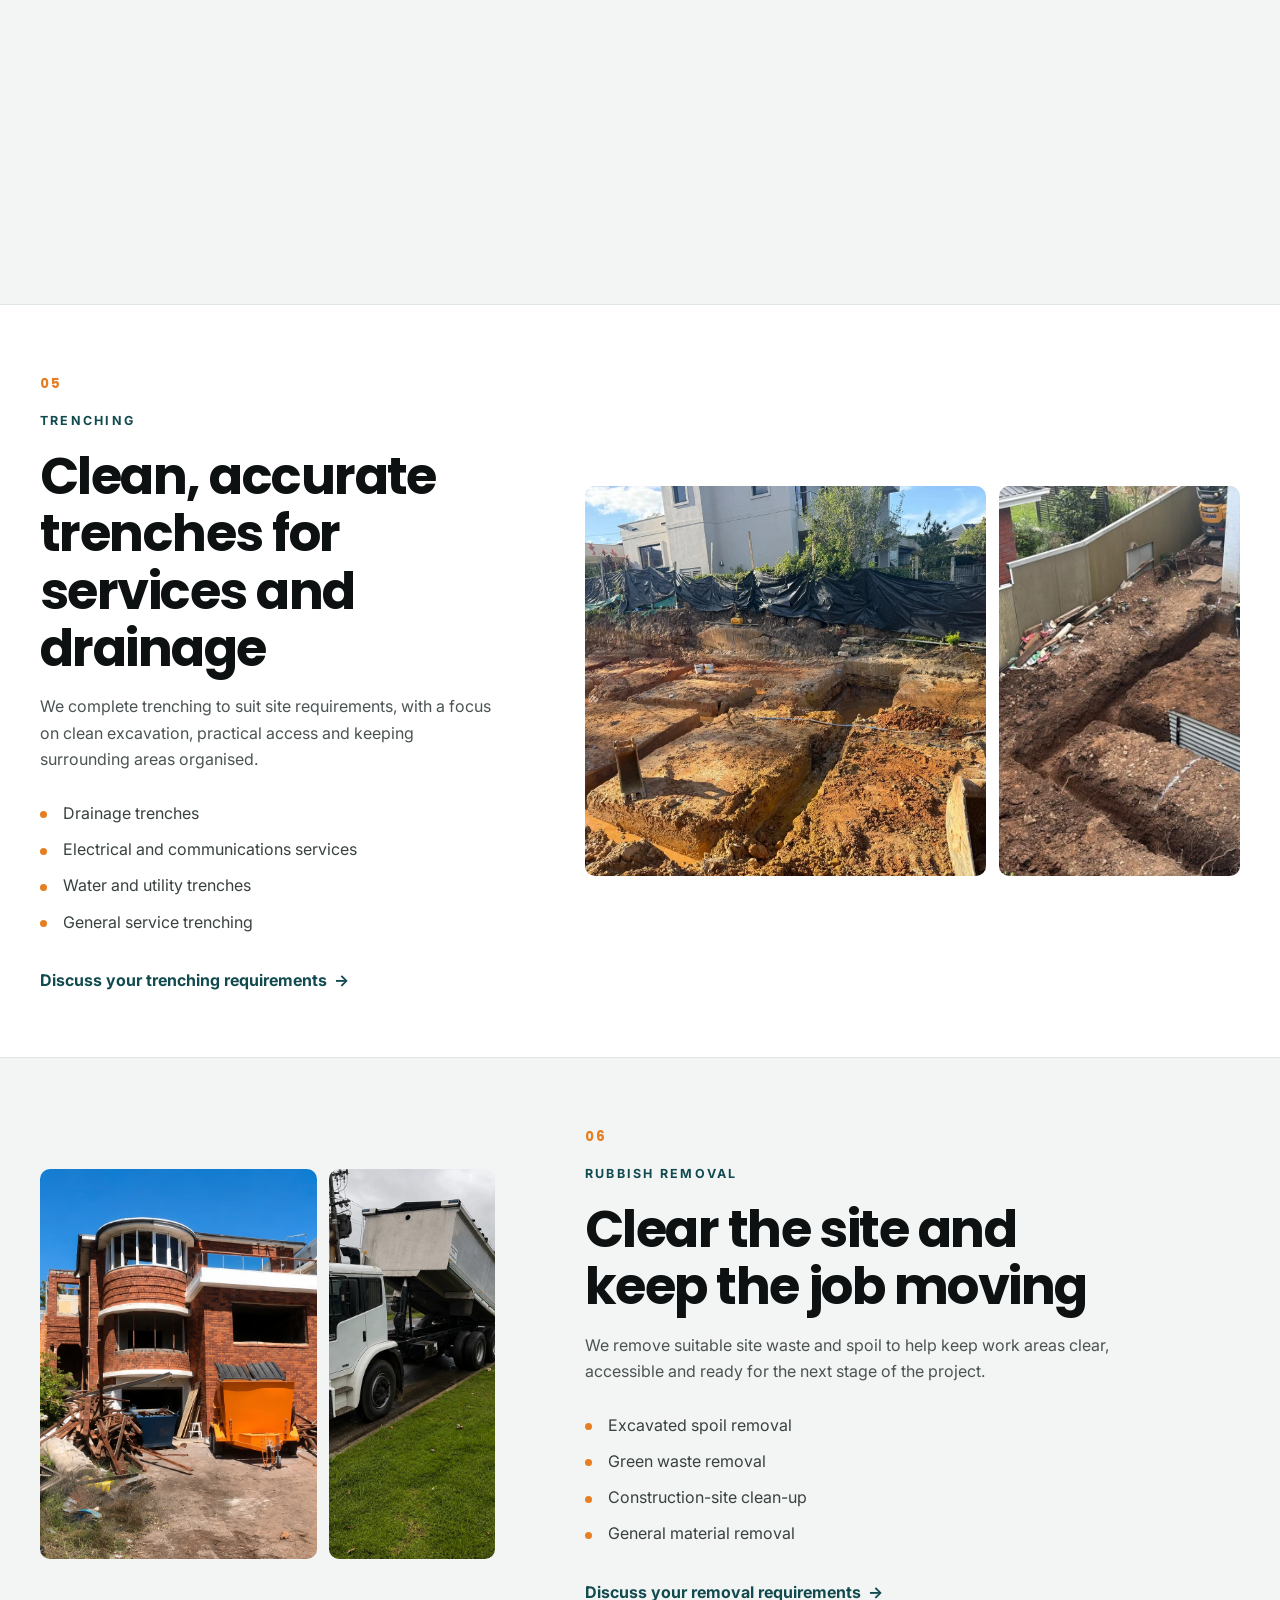
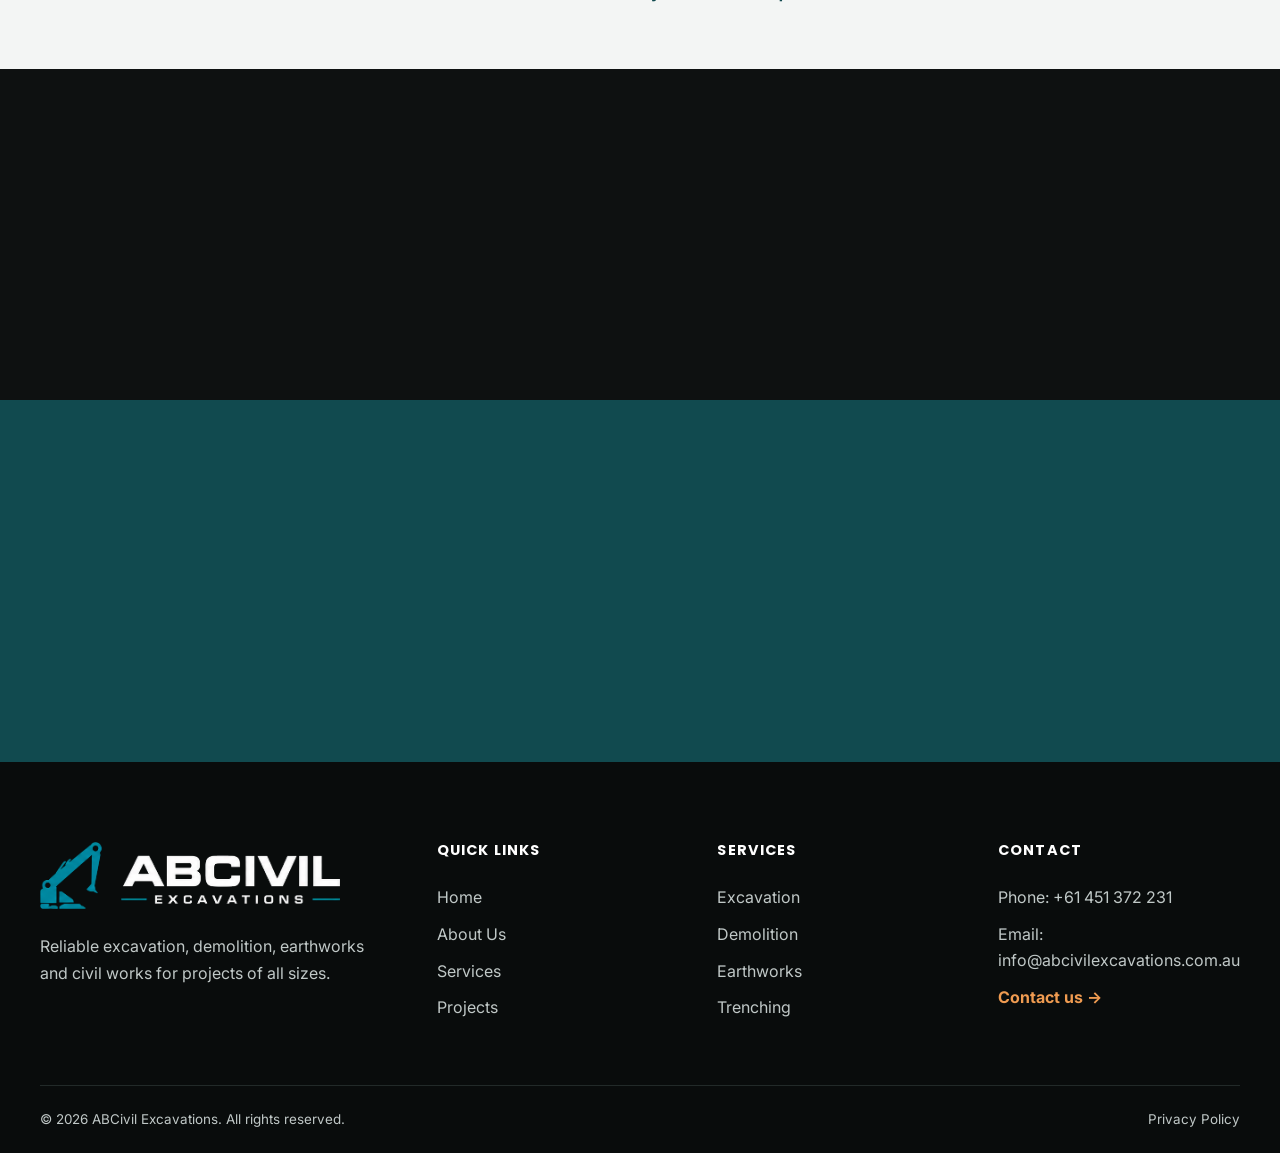
<file: services.html>
<!doctype html>
<html lang="en-AU">
<head>
  <meta charset="utf-8">
  <meta name="viewport" content="width=device-width, initial-scale=1">
  <title>Excavation & Civil Services | ABCivil Excavations</title>
  <meta name="description" content="ABCivil Excavations provides excavation, demolition, earthworks, site preparation, trenching and rubbish removal for residential, commercial and civil projects.">
  <meta name="theme-color" content="#114a4f">
  <meta property="og:type" content="website">
  <meta property="og:title" content="Services | ABCivil Excavations">
  <meta property="og:description" content="Reliable excavation, demolition, earthworks and civil services delivered with practical experience and careful site planning.">
  <meta property="og:image" content="assets/images/services/excavation/excavation-05.webp">
  <link rel="preconnect" href="https://fonts.googleapis.com">
  <link rel="preconnect" href="https://fonts.gstatic.com" crossorigin>
  <link href="https://fonts.googleapis.com/css2?family=Inter:wght@400;500;600&family=Poppins:wght@600;700&display=swap" rel="stylesheet">
  <link rel="stylesheet" href="assets/css/style.css">
  <link rel="stylesheet" href="assets/css/services.css">
  <script defer src="assets/js/main.js"></script>
</head>
<body class="services-page">
  <a class="skip-link" href="#main-content">Skip to main content</a>

  <header class="site-header" data-header>
    <div class="container nav-wrap">
      <a class="brand" href="index.html" aria-label="ABCivil Excavations home">
        <img class="brand-logo" src="assets/logos/logo.svg" alt="ABCivil Excavations">
      </a>

      <button class="menu-toggle" type="button" aria-expanded="false" aria-controls="primary-navigation" data-menu-toggle>
        <span class="sr-only">Open navigation</span>
        <span></span><span></span><span></span>
      </button>

      <nav class="primary-nav" id="primary-navigation" aria-label="Primary navigation" data-navigation>
        <a href="index.html">Home</a>
        <a href="about.html">About Us</a>
        <a class="active" href="services.html">Services</a>
        <a href="projects.html">Projects</a>
        <a href="contact.html">Contact Us</a>
        <a class="button button-accent nav-cta" href="contact.html">Get a Free Quote</a>
      </nav>
    </div>
  </header>

  <main id="main-content">
    <section class="services-hero" aria-labelledby="services-hero-title">
      <img class="services-hero-image" src="assets/images/services/excavation/excavation-05.webp" alt="ABCivil Excavations machinery completing excavation works">
      <div class="services-hero-overlay"></div>
      <div class="container services-hero-content reveal is-visible">
        <p class="eyebrow light">Our services</p>
        <h1 id="services-hero-title">Earthmoving done properly, from first cut to clean-up</h1>
        <p class="hero-lead">Practical excavation and civil support for residential, commercial and civil projects, with the right approach for the site, access and scope.</p>
        <a class="button button-accent button-large" href="contact.html">Get a Free Quote</a>
      </div>
    </section>

    <nav class="services-subnav" aria-label="Services navigation">
      <div class="container services-subnav-inner">
        <a href="#excavation">Excavation</a>
        <a href="#demolition">Demolition</a>
        <a href="#earthworks">Earthworks</a>
        <a href="#site-preparation">Site Preparation</a>
        <a href="#trenching">Trenching</a>
        <a href="#rubbish-removal">Rubbish Removal</a>
      </div>
    </nav>

 <!--   <section class="section services-intro" aria-labelledby="services-intro-title">
      <div class="container services-intro-grid reveal">
        <div>
          <p class="eyebrow">What we do</p>
          <h2 id="services-intro-title">Reliable groundwork for every stage of the job</h2>
        </div>
        <p>From detailed excavation and trenching through to site preparation and rubbish removal, ABCivil provides straightforward support to help keep your project moving.</p>
      </div>
    </section> 
    -->

    <section class="service-detail section" id="excavation" aria-labelledby="excavation-title">
      <div class="container service-detail-grid">
        <div class="service-copy reveal">
          <span class="service-number">01</span>
          <p class="eyebrow">Excavation</p>
          <h2 id="excavation-title">Accurate excavation for a clean start</h2>
          <p>We carry out excavation works to suit residential, commercial and civil projects, with careful attention to levels, access and the next stage of construction.</p>
          <ul class="service-list">
            <li>Site cuts and detailed excavation</li>
            <li>Footings and foundation preparation</li>
            <li>Material removal and reshaping</li>
            <li>Tight-access excavation where site conditions allow</li>
          </ul>
          <a class="text-link" href="contact.html">Discuss your excavation job <span aria-hidden="true">→</span></a>
        </div>
        <div class="service-gallery reveal" aria-label="Excavation work photos">
          <img class="service-gallery-main" src="assets/images/services/excavation/excavation-05.webp" alt="Excavation work completed by ABCivil Excavations" loading="lazy">
          <img src="assets/images/services/excavation/excavation-01.webp" alt="Excavator operating on an excavation site" loading="lazy">
          <img src="assets/images/services/excavation/excavation-03.webp" alt="Excavation works in progress" loading="lazy">
        </div>
      </div>
    </section>

    <section class="service-detail section service-detail-alt" id="demolition" aria-labelledby="demolition-title">
      <div class="container service-detail-grid">
        <div class="service-copy reveal">
          <span class="service-number">02</span>
          <p class="eyebrow">Demolition</p>
          <h2 id="demolition-title">Controlled demolition and site clearance</h2>
          <p>Demolition work is planned around site access, surrounding structures and efficient removal of material, leaving the area ready for the next stage.</p>
          <ul class="service-list">
            <li>Small structure and site demolition</li>
            <li>Controlled dismantling and removal</li>
            <li>Concrete and material removal</li>
            <li>Post-demolition site clean-up</li>
          </ul>
          <a class="text-link" href="contact.html">Discuss your demolition job <span aria-hidden="true">→</span></a>
        </div>
        <div class="service-gallery reveal" aria-label="Demolition work photos">
          <img class="service-gallery-main" src="assets/images/services/demolition/demolition-01.webp" alt="Demolition work completed by ABCivil Excavations" loading="lazy">
          <img src="assets/images/services/demolition/demolition-02.webp" alt="Demolition machinery at work" loading="lazy">
          <img src="assets/images/services/demolition/demolition-03.webp" alt="Site during demolition works" loading="lazy">
        </div>
      </div>
    </section>

    <section class="service-detail section" id="earthworks" aria-labelledby="earthworks-title">
      <div class="container service-detail-grid">
        <div class="service-copy reveal">
          <span class="service-number">03</span>
          <p class="eyebrow">Earthworks</p>
          <h2 id="earthworks-title">Cut, fill and shaping to suit the site</h2>
          <p>We provide earthworks for building areas, access and general site shaping, moving and placing material efficiently to achieve the required result.</p>
          <ul class="service-list">
            <li>Cut and fill</li>
            <li>Levelling and grading</li>
            <li>Bulk material movement</li>
            <li>General earthmoving and site shaping</li>
          </ul>
          <a class="text-link" href="contact.html">Discuss your earthworks <span aria-hidden="true">→</span></a>
        </div>
        <div class="service-gallery reveal" aria-label="Earthworks photos">
          <img class="service-gallery-main" src="assets/images/services/earthworks/earthworks-03.webp" alt="Earthworks completed by ABCivil Excavations" loading="lazy">
          <img src="assets/images/services/earthworks/earthworks-02.webp" alt="Earthmoving machinery working on site" loading="lazy">
          <img src="assets/images/services/earthworks/earthworks-05.webp" alt="Prepared earthworks area" loading="lazy">
        </div>
      </div>
    </section>

    <section class="service-detail section service-detail-alt" id="site-preparation" aria-labelledby="site-preparation-title">
      <div class="container service-detail-grid">
        <div class="service-copy reveal">
          <span class="service-number">04</span>
          <p class="eyebrow">Site preparation</p>
          <h2 id="site-preparation-title">Get the site ready for what comes next</h2>
          <p>Good preparation makes the next trade's job easier. We clear, strip, grade and shape sites so construction can start from a clean, workable base.</p>
          <ul class="service-list">
            <li>Site clearing and stripping</li>
            <li>Building area preparation</li>
            <li>Ground levelling and grading</li>
            <li>Access and working-area preparation</li>
          </ul>
          <a class="text-link" href="contact.html">Discuss your site preparation <span aria-hidden="true">→</span></a>
        </div>
        <div class="service-gallery reveal" aria-label="Site preparation photos">
          <img class="service-gallery-main" src="assets/images/services/site-preparation/site-preparation-02.webp" alt="Site preparation completed by ABCivil Excavations" loading="lazy">
          <img src="assets/images/services/site-preparation/site-preparation-03.webp" alt="Machinery preparing a construction site" loading="lazy">
          <img src="assets/images/services/site-preparation/site-preparation-05.webp" alt="Prepared construction area" loading="lazy">
        </div>
      </div>
    </section>

    <section class="service-detail section" id="trenching" aria-labelledby="trenching-title">
      <div class="container service-detail-grid">
        <div class="service-copy reveal">
          <span class="service-number">05</span>
          <p class="eyebrow">Trenching</p>
          <h2 id="trenching-title">Clean, accurate trenches for services and drainage</h2>
          <p>We complete trenching to suit site requirements, with a focus on clean excavation, practical access and keeping surrounding areas organised.</p>
          <ul class="service-list">
            <li>Drainage trenches</li>
            <li>Electrical and communications services</li>
            <li>Water and utility trenches</li>
            <li>General service trenching</li>
          </ul>
          <a class="text-link" href="contact.html">Discuss your trenching requirements <span aria-hidden="true">→</span></a>
        </div>
        <div class="service-gallery service-gallery-two reveal" aria-label="Trenching photos">
          <img src="assets/images/services/trenching/trenching-01.webp" alt="Trenching work completed by ABCivil Excavations" loading="lazy">
          <img src="assets/images/services/trenching/trenching-02.webp" alt="Service trench excavation" loading="lazy">
        </div>
      </div>
    </section>

    <section class="service-detail section service-detail-alt" id="rubbish-removal" aria-labelledby="rubbish-removal-title">
      <div class="container service-detail-grid">
        <div class="service-copy reveal">
          <span class="service-number">06</span>
          <p class="eyebrow">Rubbish removal</p>
          <h2 id="rubbish-removal-title">Clear the site and keep the job moving</h2>
          <p>We remove suitable site waste and spoil to help keep work areas clear, accessible and ready for the next stage of the project.</p>
          <ul class="service-list">
            <li>Excavated spoil removal</li>
            <li>Green waste removal</li>
            <li>Construction-site clean-up</li>
            <li>General material removal</li>
          </ul>
          <a class="text-link" href="contact.html">Discuss your removal requirements <span aria-hidden="true">→</span></a>
        </div>
        <div class="service-gallery service-gallery-two reveal" aria-label="Rubbish removal photos">
          <img src="assets/images/services/rubbish-removal/rubbish-removal-01.webp" alt="Site rubbish removal by ABCivil Excavations" loading="lazy">
          <img src="assets/images/services/rubbish-removal/rubbish-removal-02.webp" alt="Site clean-up and material removal" loading="lazy">
        </div>
      </div>
    </section>

    <section class="services-equipment-strip" aria-labelledby="equipment-title">
      <div class="container services-equipment-inner reveal">
        <div>
          <p class="eyebrow light">Equipment matched to the job</p>
          <h2 id="equipment-title">The right machine for the site and scope</h2>
        </div>
        <p>We select equipment around access, ground conditions and the work required, helping us operate efficiently without overcomplicating the job.</p>
      </div>
    </section>

    <section class="cta-section" aria-labelledby="cta-title">
      <div class="container cta-inner reveal">
        <div>
          <p class="eyebrow light">Planning a project?</p>
          <h2 id="cta-title">Tell us what needs to be done</h2>
          <p>Send through the job details, location and preferred timing and we’ll get back to you to discuss the next steps.</p>
        </div>
        <a class="button button-accent button-large" href="contact.html">Get a Free Quote</a>
      </div>
    </section>
  </main>

  <footer class="site-footer">
    <div class="container footer-grid">
      <div>
        <a class="brand brand-footer" href="index.html" aria-label="ABCivil Excavations home">
          <img class="brand-logo brand-logo-footer" src="assets/logos/logo.svg" alt="ABCivil Excavations">
        </a>
        <p>Reliable excavation, demolition, earthworks and civil works for projects of all sizes.</p>
      </div>
      <div>
        <h2>Quick links</h2>
        <a href="index.html">Home</a>
        <a href="about.html">About Us</a>
        <a href="services.html">Services</a>
        <a href="projects.html">Projects</a>
      </div>
      <div>
        <h2>Services</h2>
        <a href="#excavation">Excavation</a>
        <a href="#demolition">Demolition</a>
        <a href="#earthworks">Earthworks</a>
        <a href="#trenching">Trenching</a>
      </div>
      <div>
        <h2>Contact</h2>
        <p>Phone: <a href="tel:+61451372231">+61 451 372 231</a></p>
        <p>Email: <a href="mailto:info@abcivilexcavations.com.au">info@abcivilexcavations.com.au</a></p>
        <a class="text-link footer-link" href="contact.html">Contact us →</a>
      </div>
    </div>
    <div class="container footer-bottom">
      <p>© <span data-year></span> ABCivil Excavations. All rights reserved.</p>
      <a href="#">Privacy Policy</a>
    </div>
  </footer>
</body>
</html>
</file>
<file: assets/css/style.css>
:root{--green:#114a4f;--green-dark:#0b383c;--orange:#e67e22;--orange-dark:#c96917;--ink:#0e1111;--grey:#6f7777;--light:#f3f5f4;--white:#fff;--border:#dfe5e3;--shadow:0 16px 40px rgba(14,17,17,.09);--radius:10px;--container:1200px;--header-height:82px;--transition:250ms ease}
*{box-sizing:border-box}html{scroll-behavior:smooth;scroll-padding-top:var(--header-height)}body{margin:0;color:var(--ink);background:var(--white);font-family:"Inter",sans-serif;line-height:1.65;-webkit-font-smoothing:antialiased}body.menu-open{overflow:hidden}img{display:block;max-width:100%;height:auto}a{color:inherit;text-decoration:none}button{font:inherit}h1,h2,h3{margin:0 0 1rem;font-family:"Poppins",sans-serif;line-height:1.12;letter-spacing:-.03em}h1{font-size:clamp(2.75rem,6vw,5.7rem);max-width:940px}h2{font-size:clamp(2rem,4vw,3.45rem)}h3{font-size:1.25rem}p{margin:0 0 1.25rem}.container{width:min(calc(100% - 40px),var(--container));margin-inline:auto}.section{padding:clamp(3rem,5vw,5rem) 0}.section-tight{padding-top:clamp(2.5rem,4vw,3.5rem)}.eyebrow{margin-bottom:1rem;color:var(--green);font-size:.78rem;font-weight:700;letter-spacing:.18em;text-transform:uppercase}.eyebrow.light{color:#b8d0d2}.lead{font-size:clamp(1.1rem,2vw,1.35rem);line-height:1.65}.sr-only{position:absolute;width:1px;height:1px;padding:0;margin:-1px;overflow:hidden;clip:rect(0,0,0,0);white-space:nowrap;border:0}.skip-link{position:fixed;left:1rem;top:-5rem;z-index:9999;background:var(--orange);color:#fff;padding:.75rem 1rem;border-radius:6px}.skip-link:focus{top:1rem}.button{display:inline-flex;align-items:center;justify-content:center;min-height:50px;padding:.8rem 1.35rem;border:1px solid transparent;border-radius:8px;font-weight:700;box-shadow:0 8px 20px rgba(14,17,17,.12);transition:transform var(--transition),background var(--transition),box-shadow var(--transition)}.button:hover,.button:focus-visible{transform:translateY(-2px);box-shadow:0 12px 28px rgba(14,17,17,.18)}.button-primary{background:var(--green);color:#fff}.button-primary:hover{background:var(--green-dark)}.button-accent{background:var(--orange);color:#fff}.button-accent:hover{background:var(--orange-dark)}.button-large{min-height:58px;padding-inline:1.7rem}.button-group{display:flex;flex-wrap:wrap;gap:.9rem;margin-top:2rem}.text-link{display:inline-flex;gap:.45rem;align-items:center;color:var(--green);font-weight:700}.text-link span{transition:transform var(--transition)}.text-link:hover span{transform:translateX(4px)}
.site-header{position:fixed;inset:0 0 auto;z-index:100;height:var(--header-height);color:#fff;border-bottom:1px solid rgba(255,255,255,.18);transition:background var(--transition),box-shadow var(--transition),height var(--transition)}.site-header.scrolled{background:rgba(14,17,17,.96);box-shadow:0 8px 24px rgba(0,0,0,.18)}.nav-wrap{height:100%;display:flex;align-items:center;justify-content:space-between;gap:2rem}.brand{display:inline-flex;align-items:center}.brand-logo{display:block;width:clamp(190px,18vw,260px);height:auto}.brand-logo-footer{width:min(100%,300px)}.phase-logo{width:min(100%,420px)}.primary-nav{display:flex;align-items:center;gap:1.65rem;font-size:.92rem;font-weight:600}.primary-nav>a:not(.button){position:relative}.primary-nav>a:not(.button)::after{content:"";position:absolute;left:0;right:100%;bottom:-7px;height:2px;background:var(--orange);transition:right var(--transition)}.primary-nav>a:hover::after,.primary-nav>a.active::after{right:0}.nav-cta{margin-left:.5rem}.menu-toggle{display:none;width:46px;height:46px;border:0;background:transparent}.menu-toggle span:not(.sr-only){display:block;width:26px;height:2px;margin:6px auto;background:#fff;transition:transform var(--transition),opacity var(--transition)}
.hero{position:relative;min-height:clamp(690px,88vh,920px);display:grid;align-items:center;color:#fff;overflow:hidden}.hero-media,.hero-overlay{position:absolute;inset:0}.hero-media{background:url("../images/hero/abcivil-fleet.webp") 42% 44%/cover no-repeat;transform:scale(1.01)}.hero-overlay{background:linear-gradient(90deg,rgba(5,14,15,.87) 0%,rgba(5,14,15,.62) 55%,rgba(5,14,15,.22) 100%),linear-gradient(0deg,rgba(5,14,15,.38),transparent 45%)}.hero-content{position:relative;z-index:1;padding-top:var(--header-height)}.hero h1{font-size:clamp(2.8rem,5vw,5rem);line-height:1.05;max-width:850px}.hero-lead{max-width:690px;font-size:clamp(1.08rem,2vw,1.35rem);color:#e2e8e7}.scroll-cue{position:absolute;z-index:2;bottom:2rem;left:50%;width:28px;height:46px;border:1px solid rgba(255,255,255,.55);border-radius:20px}.scroll-cue span{position:absolute;top:9px;left:50%;width:4px;height:8px;border-radius:4px;background:#fff;transform:translateX(-50%);animation:scrollCue 1.8s infinite}@keyframes scrollCue{0%{opacity:0;transform:translate(-50%,0)}30%{opacity:1}100%{opacity:0;transform:translate(-50%,16px)}}
.section-heading{max-width:760px;margin-bottom:3.25rem}.section-heading.centered{text-align:center;margin-inline:auto}.section-heading>p:last-child{color:var(--grey)}.heading-row{max-width:none;display:grid;grid-template-columns:1.2fr .8fr;gap:4rem;align-items:end}.heading-row>p{max-width:480px}.trust-grid{display:grid;grid-template-columns:repeat(4,1fr);border:1px solid var(--border);background:#fff}.trust-card{padding:2.1rem;border-right:1px solid var(--border)}.trust-card:last-child{border-right:0}.trust-card svg{width:38px;height:38px;margin-bottom:1.5rem;stroke:var(--green);fill:none;stroke-width:1.6;stroke-linecap:round;stroke-linejoin:round}.trust-card p{margin:0;color:var(--grey);font-size:.94rem}.about-section{background:var(--light)}.split-layout{display:grid;grid-template-columns:1.02fr .98fr;gap:clamp(3rem,7vw,7rem);align-items:center}.image-frame{position:relative}.image-frame img{width:100%;aspect-ratio:4/3;object-fit:cover;box-shadow:var(--shadow)}.image-badge{position:absolute;right:-1.2rem;bottom:-1.2rem;display:flex;flex-direction:column;min-width:220px;padding:1.25rem 1.5rem;background:var(--green);color:#fff;box-shadow:var(--shadow)}.image-badge strong{font:700 1.25rem "Poppins"}.image-badge span{color:#c8dada;font-size:.86rem}.content-panel>p:not(.eyebrow){color:#4b5353}.services-grid{display:grid;grid-template-columns:repeat(3,1fr);gap:1.25rem}.service-card{position:relative;min-height:300px;padding:2rem;background:#fff;border:1px solid var(--border);border-radius:var(--radius);box-shadow:0 8px 24px rgba(14,17,17,.04);transition:transform var(--transition),box-shadow var(--transition),border var(--transition)}.service-card:hover{transform:translateY(-5px);box-shadow:var(--shadow);border-color:transparent}.service-card>span{display:block;margin-bottom:2.8rem;color:var(--orange);font-size:.8rem;font-weight:700}.service-card p{color:var(--grey)}.service-card a{position:absolute;left:2rem;bottom:1.8rem;color:var(--green);font-weight:700;font-size:.9rem}.testimonials-section{background:var(--ink);color:#fff}.testimonial-wrap{display:grid;grid-template-columns:.8fr 1.2fr;gap:clamp(3rem,8vw,8rem);align-items:center}.testimonial-wrap blockquote{margin:0;padding:2rem 0 2rem 2rem;border-left:3px solid var(--orange)}.testimonial-wrap blockquote p{font:600 clamp(1.25rem,2.5vw,1.9rem)/1.55 "Poppins"}.testimonial-wrap footer{color:#9eaaaa}.cta-section{padding:clamp(4rem,7vw,6rem) 0;background:var(--green);color:#fff}.cta-inner{display:flex;justify-content:space-between;align-items:center;gap:3rem}.cta-inner h2{max-width:780px}.cta-inner p{max-width:750px;color:#c8dada}.site-footer{padding-top:5rem;background:#090c0c;color:#c0c8c7}.footer-grid{display:grid;grid-template-columns:1.5fr repeat(3,1fr);gap:3rem;padding-bottom:4rem}.brand-footer{color:#fff;margin-bottom:1.5rem;display:inline-flex}.footer-grid>div:first-child p{max-width:330px}.footer-grid h2{color:#fff;font-size:.9rem;letter-spacing:.08em;text-transform:uppercase}.footer-grid>div:not(:first-child){display:flex;flex-direction:column;align-items:flex-start;gap:.65rem}.footer-grid a:hover{color:#fff}.footer-grid p{margin:0}.footer-link{color:#ef9b51!important}.footer-bottom{display:flex;justify-content:space-between;gap:2rem;padding:1.4rem 0;border-top:1px solid #222a29;font-size:.84rem}.footer-bottom p{margin:0}
.reveal{opacity:0;transform:translateY(22px);transition:opacity .75s ease,transform .75s ease}.reveal.is-visible{opacity:1;transform:none}
@media (max-width:980px){.menu-toggle{display:block;position:relative;z-index:2}.primary-nav{position:fixed;inset:0 0 0 auto;width:min(84vw,390px);padding:7rem 2rem 2rem;background:var(--ink);display:flex;flex-direction:column;align-items:stretch;gap:1.25rem;transform:translateX(100%);transition:transform var(--transition);box-shadow:-20px 0 50px rgba(0,0,0,.25)}.primary-nav.open{transform:none}.primary-nav a{font-size:1.1rem}.nav-cta{margin:1rem 0 0}.menu-toggle.active span:nth-of-type(1){transform:translateY(8px) rotate(45deg)}.menu-toggle.active span:nth-of-type(2){opacity:0}.menu-toggle.active span:nth-of-type(3){transform:translateY(-8px) rotate(-45deg)}.trust-grid{grid-template-columns:repeat(2,1fr)}.trust-card:nth-child(2){border-right:0}.trust-card:nth-child(-n+2){border-bottom:1px solid var(--border)}.split-layout{grid-template-columns:1fr}.image-frame{max-width:760px}.services-grid{grid-template-columns:repeat(2,1fr)}.footer-grid{grid-template-columns:1.5fr 1fr 1fr}.footer-grid>div:last-child{grid-column:2/4}.heading-row,.testimonial-wrap{grid-template-columns:1fr;gap:1.5rem}}
@media (max-width:680px){:root{--header-height:72px}.container{width:min(calc(100% - 28px),var(--container))}.hero{min-height:720px}.hero-media{background-position:48% 44%}.hero-overlay{background:linear-gradient(90deg,rgba(5,14,15,.9),rgba(5,14,15,.55)),linear-gradient(0deg,rgba(5,14,15,.35),transparent)}.button-group .button{width:100%}.trust-grid,.services-grid{grid-template-columns:1fr}.trust-card{border-right:0;border-bottom:1px solid var(--border)}.trust-card:last-child{border-bottom:0}.image-badge{right:.8rem;bottom:-1.3rem}.cta-inner{align-items:flex-start;flex-direction:column}.cta-inner .button{width:100%}.footer-grid{grid-template-columns:1fr}.footer-grid>div:last-child{grid-column:auto}.footer-bottom{flex-direction:column}.scroll-cue{display:none}}
@media (prefers-reduced-motion:reduce){html{scroll-behavior:auto}*,*::before,*::after{animation-duration:.01ms!important;animation-iteration-count:1!important;transition-duration:.01ms!important}.reveal{opacity:1;transform:none}}

@media (max-width:680px){.brand-logo{width:178px}.brand-logo-footer{width:240px}.phase-logo{width:min(100%,330px)}}
</file>
<file: assets/css/about.css>
/* Phase 2 — About page
   Scoped to .about-page so the existing homepage styling remains untouched. */

.about-page .site-header {
  background: rgba(14,17,17,.96);
}

.about-hero {
  padding: calc(var(--header-height) + clamp(4rem, 8vw, 7rem)) 0 clamp(4rem, 7vw, 6rem);
  background:
    linear-gradient(115deg, rgba(17,74,79,.96), rgba(14,17,17,.98));
  color: var(--white);
}

.about-hero-grid {
  display: grid;
  grid-template-columns: 1.2fr .8fr;
  gap: clamp(3rem, 8vw, 8rem);
  align-items: end;
}

.about-hero h1 {
  max-width: 860px;
  font-size: clamp(2.8rem, 5vw, 4.8rem);
}

.about-hero-copy > p:last-child {
  max-width: 700px;
  margin-bottom: 0;
  color: #d5dddd;
  font-size: 1.08rem;
}

.about-hero-badge {
  max-width: 360px;
  justify-self: end;
  padding: 1.8rem 1.8rem 1.6rem;
  border: 1px solid rgba(255,255,255,.16);
  border-radius: var(--radius);
  background: rgba(255,255,255,.06);
  box-shadow: 0 20px 50px rgba(0,0,0,.18);
}

.about-hero-badge span {
  display: block;
  margin-bottom: .5rem;
  color: var(--orange);
  font: 700 clamp(1.9rem, 4vw, 2.8rem)/1 "Poppins", sans-serif;
}

.about-hero-badge p {
  margin: 0;
  color: #d6dddd;
}

.about-story-heading {
  max-width: 860px;
  margin-bottom: 2.2rem;
}

.about-story-media {
  margin-bottom: clamp(2rem, 4vw, 3rem);
}

.about-story-media img {
  width: 100%;
  display: block;
  aspect-ratio: 16 / 7;
  object-fit: cover;
  object-position: center center;
  border-radius: var(--radius);
  box-shadow: 0 20px 50px rgba(14,17,17,.10);
}

.about-story-copy {
  max-width: none;
}

.about-story-copy p {
  color: #4f5757;
}

.section-heading {
  max-width: 820px;
  margin-bottom: 2rem;
}

.value-grid {
  display: grid;
  grid-template-columns: repeat(3, minmax(0, 1fr));
  gap: 1.2rem;
}

.value-card {
  padding: 1.6rem;
  border: 1px solid var(--border);
  border-radius: var(--radius);
  background: var(--white);
  box-shadow: 0 12px 32px rgba(14,17,17,.04);
}

.value-card h3 {
  margin-bottom: .65rem;
  font-size: 1.22rem;
}

.value-card p {
  margin-bottom: 0;
  color: #596161;
}

.about-cta {
  padding: clamp(4rem, 7vw, 6rem) 0;
  background: var(--ink);
  color: var(--white);
}

.about-cta-inner {
  display: grid;
  grid-template-columns: 1fr auto;
  gap: clamp(2rem, 7vw, 7rem);
  align-items: center;
}

.about-cta-inner h2 {
  margin-bottom: .9rem;
}

.about-cta-inner p:last-child {
  max-width: 680px;
  margin-bottom: 0;
  color: #c8d2d2;
}

@media (max-width: 980px) {
  .about-hero-grid,
  .about-cta-inner {
    grid-template-columns: 1fr;
  }

  .about-hero-badge {
    justify-self: start;
  }

  .value-grid {
    grid-template-columns: 1fr;
  }

  .about-story-media img {
    aspect-ratio: 16 / 8;
  }
}

@media (max-width: 640px) {
  .about-hero-badge {
    max-width: none;
    width: 100%;
  }

  .about-story-media img {
    aspect-ratio: auto;
  }

  .about-cta-inner .button {
    width: 100%;
  }
}
</file>
<file: assets/css/contact.css>
/* Phase 2 — Contact page
   Scoped to .contact-page so the Phase 1 homepage remains untouched. */

.contact-page .site-header {
  background: rgba(14,17,17,.96);
}

.contact-hero {
  padding: calc(var(--header-height) + clamp(4rem, 8vw, 7rem)) 0 clamp(4rem, 7vw, 6rem);
  background:
    linear-gradient(115deg, rgba(17,74,79,.96), rgba(14,17,17,.98));
  color: var(--white);
}

.contact-hero-grid {
  display: grid;
  grid-template-columns: 1.25fr .75fr;
  gap: clamp(3rem, 8vw, 8rem);
  align-items: end;
}

.contact-hero h1 {
  max-width: 850px;
  font-size: clamp(2.8rem, 5vw, 4.8rem);
}

.contact-hero-copy > p:last-child {
  max-width: 680px;
  margin-bottom: 0;
  color: #d5dddd;
  font-size: 1.08rem;
}

.contact-quick {
  padding-left: 2rem;
  border-left: 1px solid rgba(255,255,255,.22);
}

.contact-quick-label {
  margin-bottom: 1rem;
  color: #b9c8c8;
  font-size: .92rem;
}

.contact-quick a {
  display: block;
  width: fit-content;
  margin: .55rem 0;
  color: var(--white);
  font-weight: 600;
  text-decoration: none;
}

.contact-quick a:hover {
  color: var(--orange);
}

.contact-main {
  background: #f6f7f6;
}

.contact-layout {
  display: grid;
  grid-template-columns: .72fr 1.28fr;
  gap: clamp(3rem, 7vw, 7rem);
  align-items: start;
}

.contact-intro {
  position: sticky;
  top: calc(var(--header-height) + 2rem);
}

.contact-intro > p:not(.eyebrow) {
  max-width: 440px;
  color: #5a6262;
}

.contact-note {
  max-width: 440px;
  margin-top: 2.5rem;
  padding: 1.5rem;
  border-left: 3px solid var(--orange);
  background: var(--white);
}

.contact-note strong {
  display: block;
  margin-bottom: .45rem;
  font-family: "Poppins", sans-serif;
  color: var(--ink);
}

.contact-note p {
  margin: 0;
  color: #5a6262;
  font-size: .95rem;
}

.quote-form-wrap {
  padding: clamp(1.6rem, 3vw, 3rem);
  border: 1px solid var(--border);
  border-radius: var(--radius);
  background: var(--white);
  box-shadow: 0 18px 50px rgba(14,17,17,.06);
}

.quote-form {
  display: grid;
  gap: 1.55rem;
}

.form-row {
  display: grid;
  gap: 1.4rem;
}

.form-row-two {
  grid-template-columns: 1fr 1fr;
}

.form-field {
  min-width: 0;
  margin: 0;
  padding: 0;
  border: 0;
}

.form-field label,
.form-field legend {
  display: block;
  margin-bottom: .55rem;
  font-weight: 600;
  color: var(--ink);
}

.form-field input[type="text"],
.form-field input[type="tel"],
.form-field input[type="email"],
.form-field input[type="date"],
.form-field textarea {
  width: 100%;
  border: 1px solid #cbd0d0;
  border-radius: 7px;
  background: #fff;
  color: var(--ink);
  font: inherit;
  outline: none;
  transition: border-color .2s ease, box-shadow .2s ease;
}

.form-field input[type="text"],
.form-field input[type="tel"],
.form-field input[type="email"],
.form-field input[type="date"] {
  min-height: 52px;
  padding: 0 .9rem;
}

.form-field textarea {
  min-height: 145px;
  padding: .9rem;
  resize: vertical;
}

.form-field input:focus,
.form-field textarea:focus {
  border-color: var(--teal);
  box-shadow: 0 0 0 3px rgba(17,74,79,.11);
}

.form-field input:user-invalid,
.form-field textarea:user-invalid {
  border-color: #b84c3d;
}

.field-help {
  margin: -.15rem 0 .85rem;
  color: #737a7a;
  font-size: .9rem;
}

.checkbox-grid {
  display: grid;
  grid-template-columns: repeat(2, minmax(0,1fr));
  gap: .7rem;
}

.choice-card {
  display: flex !important;
  align-items: center;
  gap: .7rem;
  min-height: 48px;
  margin: 0 !important;
  padding: .72rem .85rem;
  border: 1px solid #d5d9d9;
  border-radius: 7px;
  cursor: pointer;
  font-weight: 500 !important;
  transition: border-color .2s ease, background .2s ease;
}

.choice-card:hover {
  border-color: #9ba9a9;
  background: #fafbfa;
}

.choice-card:has(input:checked) {
  border-color: var(--teal);
  background: rgba(17,74,79,.06);
}

.choice-card input {
  width: 17px;
  height: 17px;
  margin: 0;
  accent-color: var(--teal);
}

.choice-card span {
  line-height: 1.25;
}

.radio-row {
  display: grid;
  grid-template-columns: 1fr 1fr;
  gap: .7rem;
}

.choice-card-radio {
  min-height: 52px;
}

.field-error {
  margin: .65rem 0 0;
  color: #a43a2e;
  font-size: .9rem;
  font-weight: 600;
}

.choice-group.has-error .checkbox-grid {
  outline: 2px solid rgba(164,58,46,.25);
  outline-offset: 4px;
  border-radius: 7px;
}

.form-honeypot {
  position: absolute !important;
  left: -9999px !important;
  width: 1px;
  height: 1px;
  overflow: hidden;
}

.form-submit {
  display: flex;
  align-items: center;
  gap: 1.2rem;
  padding-top: .3rem;
}

.form-submit p {
  margin: 0;
  color: #7a8080;
  font-size: .87rem;
}

.contact-service-strip {
  padding: clamp(3.5rem, 6vw, 5rem) 0;
  background: var(--ink);
  color: var(--white);
}

.service-strip-list {
  max-width: 1050px;
  margin: 0;
  color: #d7dddd;
  font: 600 clamp(1.15rem, 2.2vw, 1.6rem)/1.7 "Poppins", sans-serif;
}

.service-strip-list span {
  margin: 0 .35rem;
  color: var(--orange);
}

@media (max-width: 900px) {
  .contact-hero-grid,
  .contact-layout {
    grid-template-columns: 1fr;
  }

  .contact-quick {
    padding-left: 0;
    padding-top: 1.5rem;
    border-left: 0;
    border-top: 1px solid rgba(255,255,255,.22);
  }

  .contact-intro {
    position: static;
  }
}

@media (max-width: 640px) {
  .form-row-two,
  .checkbox-grid,
  .radio-row {
    grid-template-columns: 1fr;
  }

  .quote-form-wrap {
    padding: 1.3rem;
  }

  .form-submit {
    align-items: flex-start;
    flex-direction: column;
  }

  .form-submit .button {
    width: 100%;
  }
}

/* ABCivil â€” Contact page process timeline update
   Replace the existing process/timeline styles in contact.css with this block.
   Keep the rest of your form styles unchanged. */

.contact-process {
  position: sticky;
  top: calc(var(--header-height) + 2rem);
}

.process-heading {
  max-width: 430px;
  margin-bottom: 1.8rem;
}

.process-heading h2 {
  margin: 0;
  max-width: 390px;
  font-size: clamp(1.55rem, 2.3vw, 2rem);
  line-height: 1.15;
}

.process-timeline {
  position: relative;
  margin: 0;
  padding: 0;
  list-style: none;
  counter-reset: none;
}

.process-step {
  position: relative;
  display: grid;
  grid-template-columns: 54px minmax(0, 1fr);
  gap: 1rem;
  align-items: start;
  padding-bottom: 1rem;
}

.process-step::before {
  content: "";
  position: absolute;
  left: 26px;
  top: 50px;
  bottom: -2px;
  width: 2px;
  background: #d3d9d9;
}

.process-step:last-child::before {
  display: none;
}

.process-marker {
  position: relative;
  z-index: 2;
  display: grid;
  place-items: center;
  width: 54px;
  height: 54px;
  border: 2px solid var(--teal);
  border-radius: 50%;
  background: #f6f7f6;
  color: var(--teal);
  font: 700 .78rem/1 "Poppins", sans-serif;
  letter-spacing: .08em;
}

.process-card {
  padding: .9rem 1rem .95rem;
  border: 1px solid #d9dede;
  border-radius: 10px;
  background: #fff;
  box-shadow: 0 8px 20px rgba(14,17,17,.035);
}

.process-card h3 {
  margin: 0 0 .2rem;
  font-size: 1rem;
  line-height: 1.25;
}

.process-card p {
  margin: 0;
  color: #687070;
  font-size: .9rem;
  line-height: 1.45;
}

.process-step-final .process-marker {
  border-color: var(--orange);
  background: var(--orange);
  color: #fff;
}

.process-step-final .process-card {
  border-color: rgba(230,126,34,.45);
}

.process-step-final .process-card h3 {
  color: var(--ink);
}

/* Tablet/mobile:
   keep the form first and move this process underneath */
@media (max-width: 900px) {
  .quote-form-wrap {
    order: 1;
  }

  .contact-process {
    position: static;
    order: 2;
    margin-top: 1rem;
  }

  .process-heading,
  .process-heading h2,
  .process-timeline {
    max-width: 680px;
  }
}

@media (max-width: 640px) {
  .process-step {
    grid-template-columns: 46px minmax(0, 1fr);
    gap: .8rem;
  }

  .process-marker {
    width: 46px;
    height: 46px;
    font-size: .72rem;
  }

  .process-step::before {
    left: 22px;
    top: 44px;
  }

  .process-card {
    padding: .8rem .9rem;
  }
}

/* Contact page â€” service areas
   Add this block to the bottom of assets/css/contact.css */

.service-areas {
  padding: clamp(3.5rem, 6vw, 5rem) 0;
  background: #114A4F;
  color: var(--white);
}

.service-areas-inner {
  display: grid;
  grid-template-columns: 1fr auto;
  gap: clamp(2rem, 7vw, 7rem);
  align-items: center;
}

.service-areas-copy {
  max-width: 760px;
}

.service-areas-copy h2 {
  margin-bottom: .8rem;
}

.service-areas-copy p:last-child {
  max-width: 700px;
  margin-bottom: 0;
  color: #c8d2d2;
}

.service-area-tags {
  display: flex;
  flex-wrap: wrap;
  justify-content: flex-end;
  gap: .75rem;
}

.service-area-tags span {
  display: inline-flex;
  align-items: center;
  min-height: 46px;
  padding: .7rem 1rem;
  border: 1px solid rgba(255,255,255,.22);
  border-radius: 999px;
  background: rgba(255,255,255,.05);
  color: var(--white);
  font-weight: 600;
  white-space: nowrap;
}

.service-area-label {
  font-size: 1.5rem;
  font-weight: 600;
  line-height: 1.5;
  white-space: nowrap;
}

.service-area-row {
  display: flex;
  align-items: center;
  gap: 1rem;
}

@media (max-width: 700px) {
  .service-area-row {
    flex-direction: column;
    align-items: flex-start;
    gap: 0.9rem;
  }

  .service-area-tags {
    width: 100%;
    justify-content: flex-start;
  }
}


@media (max-width: 800px) {
  .service-areas-inner {
    grid-template-columns: 1fr;
  }

  .service-area-tags {
    justify-content: flex-start;
  }
}
</file>
<file: assets/css/services.css>
/* Phase 2 — Services page
   Scoped to .services-page so the Phase 1 homepage remains untouched. */

.services-page .site-header {
  background: rgba(14,17,17,.94);
}

.services-hero {
  position: relative;
  min-height: 660px;
  display: grid;
  align-items: end;
  overflow: hidden;
  color: var(--white);
}

.services-hero-image,
.services-hero-overlay {
  position: absolute;
  inset: 0;
  width: 100%;
  height: 100%;
}

.services-hero-image {
  object-fit: cover;
  object-position: center 52%;
}

.services-hero-overlay {
  background:
    linear-gradient(90deg, rgba(5,14,15,.90) 0%, rgba(5,14,15,.67) 52%, rgba(5,14,15,.24) 100%),
    linear-gradient(0deg, rgba(5,14,15,.52), transparent 52%);
}

.services-hero-content {
  position: relative;
  z-index: 1;
  padding-top: calc(var(--header-height) + 5rem);
  padding-bottom: clamp(4rem, 8vw, 7rem);
}

.services-hero h1 {
  max-width: 900px;
  font-size: clamp(2.8rem, 5.5vw, 5rem);
}

.services-hero .hero-lead {
  max-width: 720px;
  margin-bottom: 2rem;
}

.services-intro {
  padding-bottom: clamp(4rem, 7vw, 6rem);
}

.services-intro-grid {
  display: grid;
  grid-template-columns: 1.08fr .92fr;
  gap: clamp(2rem, 7vw, 7rem);
  align-items: end;
}

.services-intro-grid > p {
  max-width: 560px;
  margin-bottom: .35rem;
  color: var(--grey);
  font-size: 1.08rem;
}


/* Services quick navigation */
.services-subnav {
  position: sticky;
  top: var(--header-height);
  z-index: 20;
  border-bottom: 1px solid var(--border);
  background: rgba(255,255,255,.96);
  backdrop-filter: blur(10px);
  -webkit-backdrop-filter: blur(10px);
}

.services-subnav-inner {
  display: flex;
  gap: .55rem;
  align-items: center;
  justify-content: center;
  padding-top: .8rem;
  padding-bottom: .8rem;
  overflow-x: auto;
  scrollbar-width: none;
}

.services-subnav-inner::-webkit-scrollbar {
  display: none;
}

.services-subnav a {
  flex: 0 0 auto;
  padding: .68rem .9rem;
  border: 1px solid transparent;
  border-radius: 999px;
  color: var(--ink);
  font-size: .9rem;
  font-weight: 600;
  line-height: 1;
  text-decoration: none;
  white-space: nowrap;
  transition: color .2s ease, border-color .2s ease, background .2s ease;
}

.services-subnav a:hover,
.services-subnav a:focus-visible {
  border-color: rgba(17,74,79,.22);
  background: rgba(17,74,79,.06);
  color: var(--teal);
}

.service-detail {
  scroll-margin-top: calc(var(--header-height) + 78px);
}

.service-detail {
  border-top: 1px solid var(--border);
}

.service-detail-alt {
  background: var(--light);
}

.service-detail-grid {
  display: grid;
  grid-template-columns: .82fr 1.18fr;
  gap: clamp(3rem, 7vw, 7rem);
  align-items: center;
}

.service-detail-alt .service-copy {
  order: 2;
}

.service-detail-alt .service-gallery {
  order: 1;
}

.service-number {
  display: inline-block;
  margin-bottom: 1.3rem;
  color: var(--orange);
  font: 700 .82rem/1 "Poppins", sans-serif;
  letter-spacing: .16em;
}

.service-copy {
  max-width: 530px;
}

.service-copy > p:not(.eyebrow) {
  color: #4b5353;
}

.service-list {
  display: grid;
  gap: .62rem;
  margin: 1.7rem 0 2rem;
  padding: 0;
  list-style: none;
}

.service-list li {
  position: relative;
  padding-left: 1.45rem;
  color: #394141;
}

.service-list li::before {
  content: "";
  position: absolute;
  left: 0;
  top: .72em;
  width: 7px;
  height: 7px;
  background: var(--orange);
  border-radius: 50%;
}

.service-gallery {
  display: grid;
  grid-template-columns: 1fr 1fr;
  grid-template-rows: 190px 190px;
  gap: .8rem;
}

.service-gallery img {
  width: 100%;
  height: 100%;
  object-fit: cover;
  border-radius: var(--radius);
}

.service-gallery-main {
  grid-row: 1 / 3;
}

.service-gallery-two {
  grid-template-columns: 1.25fr .75fr;
  grid-template-rows: 390px;
}

.services-equipment-strip {
  padding: clamp(4rem, 7vw, 6rem) 0;
  background: var(--ink);
  color: var(--white);
}

.services-equipment-inner {
  display: grid;
  grid-template-columns: 1fr .9fr;
  gap: clamp(2rem, 7vw, 7rem);
  align-items: end;
}

.services-equipment-inner h2 {
  max-width: 700px;
  margin-bottom: 0;
}

.services-equipment-inner > p {
  max-width: 520px;
  margin: 0;
  color: #b8c2c1;
}

@media (max-width: 980px) {
  .services-intro-grid,
  .service-detail-grid,
  .services-equipment-inner {
    grid-template-columns: 1fr;
  }

  .service-detail-alt .service-copy,
  .service-detail-alt .service-gallery {
    order: initial;
  }

  .service-copy {
    max-width: 680px;
  }

  .service-gallery {
    max-width: 820px;
  }
}


@media (max-width: 760px) {
  .services-subnav-inner {
    justify-content: flex-start;
    padding-left: 1rem;
    padding-right: 1rem;
  }

  .services-subnav a {
    padding: .65rem .82rem;
    font-size: .86rem;
  }
}

@media (max-width: 680px) {
  .services-hero {
    min-height: 620px;
  }

  .services-hero-image {
    object-position: 58% center;
  }

  .services-hero-overlay {
    background:
      linear-gradient(90deg, rgba(5,14,15,.91), rgba(5,14,15,.55)),
      linear-gradient(0deg, rgba(5,14,15,.5), transparent);
  }

  .service-gallery,
  .service-gallery-two {
    grid-template-columns: 1fr 1fr;
    grid-template-rows: 260px 150px;
  }

  .service-gallery-main,
  .service-gallery-two img:first-child {
    grid-column: 1 / 3;
    grid-row: auto;
  }

  .service-gallery-two img:last-child {
    grid-column: 1 / 3;
  }
}
</file>
